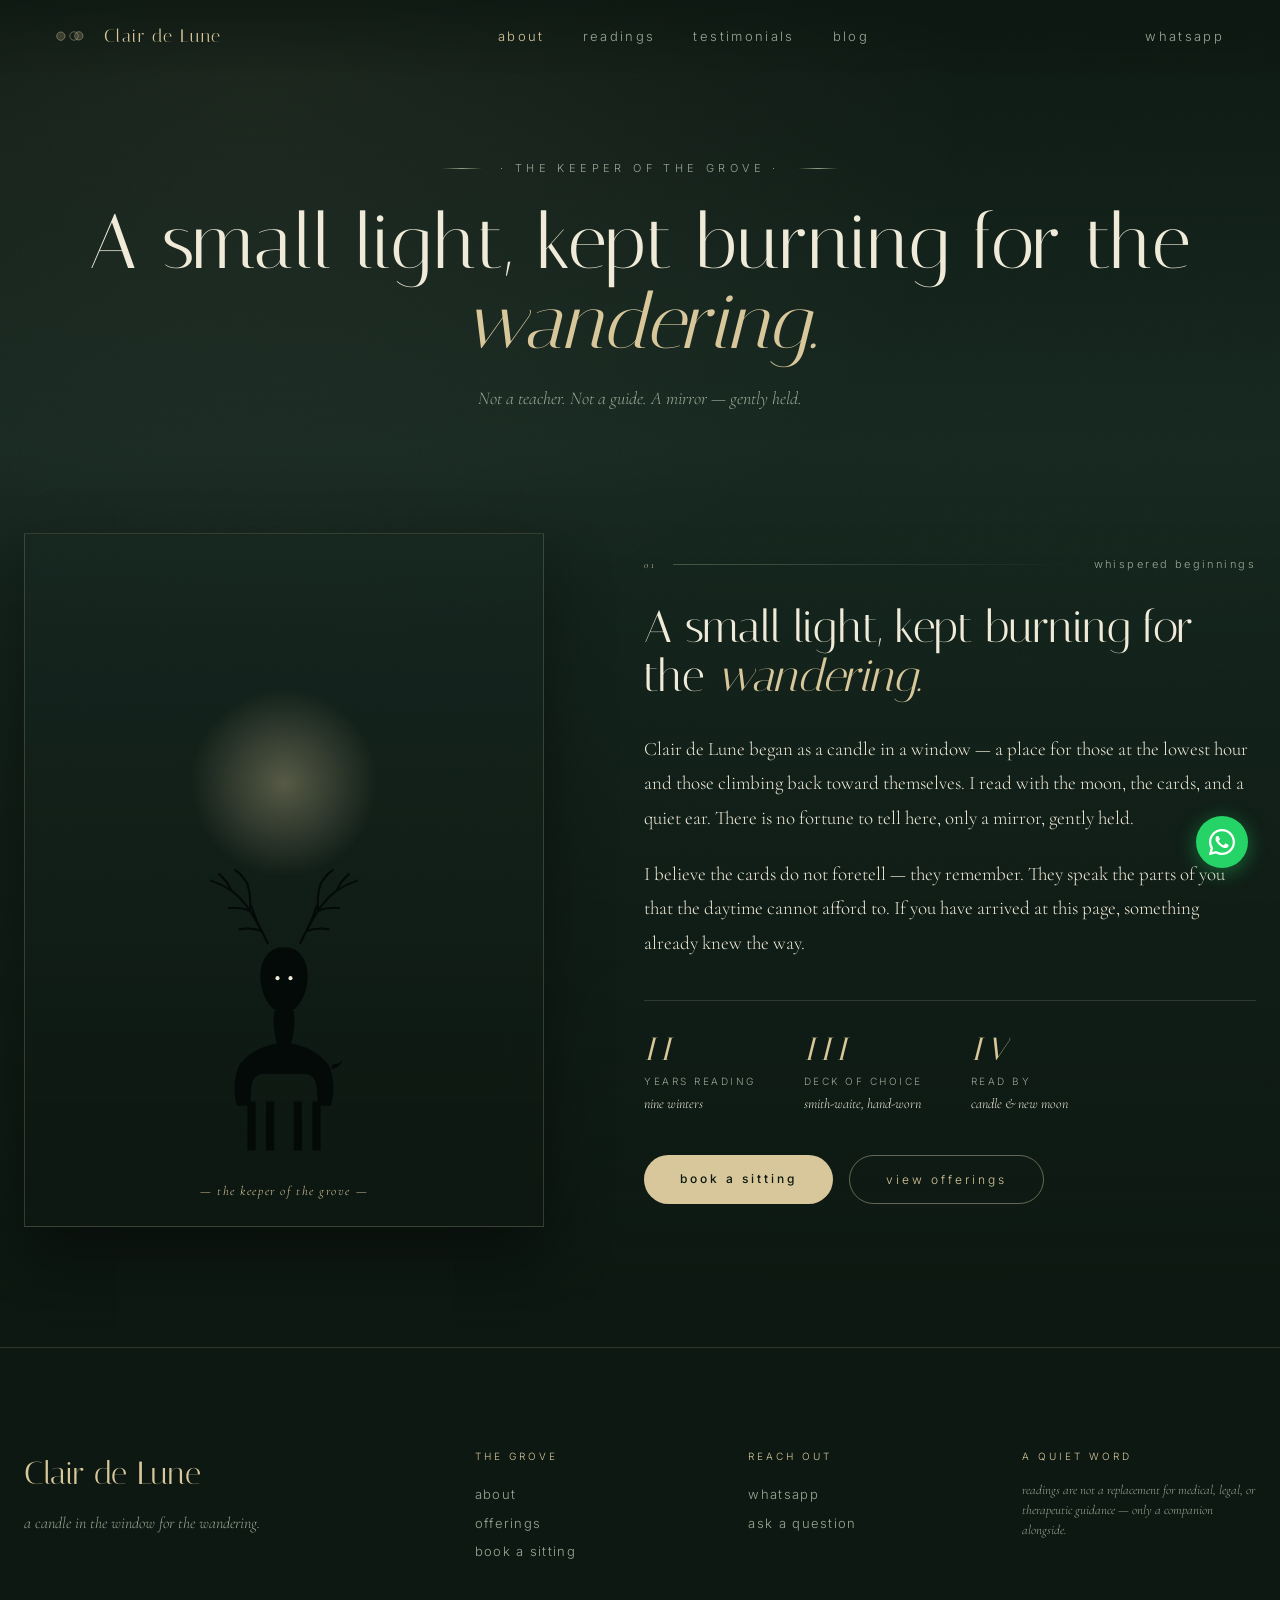
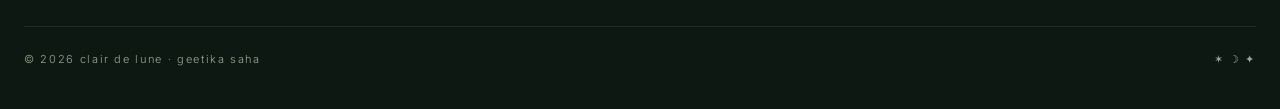
<file: about.html>
<!doctype html>
<html lang="en">
<head>
  <meta charset="utf-8" />
  <meta name="viewport" content="width=device-width, initial-scale=1" />
  <title>About | Clair de Lune</title>
  <meta name="description" content="Clair de Lune — a small light, kept burning for the wandering. Tarot and spiritual guidance with Geetika Saha." />
  <link rel="preconnect" href="https://fonts.googleapis.com" />
  <link rel="preconnect" href="https://fonts.gstatic.com" crossorigin />
  <link href="https://fonts.googleapis.com/css2?family=Cormorant+Garamond:ital,wght@0,300;0,400;0,500;1,300;1,400&family=Italiana&family=Inter:wght@300;400;500&display=swap" rel="stylesheet" />
  <link rel="stylesheet" href="css/enchanted.css" />
  <style>
    .page-hero {
      padding: 160px 24px 80px;
      text-align: center;
      position: relative;
      z-index: 2;
    }
    .page-hero .eyebrow {
      display: flex; align-items: center; justify-content: center; gap: 18px;
      font-size: 11px; letter-spacing: 0.4em; text-transform: uppercase;
      color: var(--fgDim); margin-bottom: 24px;
    }
    .page-hero .eyebrow .line {
      width: 40px; height: 1px;
      background: linear-gradient(90deg, transparent, var(--accentSoft), transparent);
    }
    .page-hero h1 {
      font-family: var(--display);
      font-size: clamp(40px, 6vw, 80px);
      font-weight: 400; line-height: 1.05; margin: 0 0 20px;
      color: var(--fg); letter-spacing: 0.01em;
    }
    .page-hero h1 em { font-style: italic; color: var(--accent); }
    .page-hero p {
      font-family: var(--serif); font-style: italic; font-size: 18px;
      color: var(--fgDim); max-width: 540px; margin: 0 auto; line-height: 1.7;
    }

    /* ── About Grid ─────────────────────────────────────────────────────── */
    .about-section {
      position: relative;
      padding: 40px 24px 120px;
      z-index: 2;
      background: linear-gradient(180deg, transparent, rgba(23,40,33,0.35), transparent);
    }
    .about-inner {
      max-width: 1240px;
      margin: 0 auto;
      display: grid;
      grid-template-columns: 0.85fr 1fr;
      gap: 100px;
      align-items: center;
    }

    /* ── Portrait Frame ─────────────────────────────────────────────────── */
    .portrait-frame {
      position: relative;
      aspect-ratio: 3/4;
      background: linear-gradient(180deg, rgba(23,40,33,0.6), rgba(13,24,18,0.85));
      border: 1px solid rgba(216,199,154,0.2);
      display: flex; align-items: flex-end; justify-content: center;
      overflow: hidden;
      box-shadow: 0 30px 60px rgba(0,0,0,0.4);
    }
    .portrait-frame::before {
      content: '';
      position: absolute;
      top: 20%; left: 50%;
      transform: translateX(-50%);
      width: 220px; height: 220px;
      border-radius: 50%;
      background: radial-gradient(circle, rgba(216,199,154,0.35) 0%, transparent 60%);
    }
    .portrait-arch {
      position: relative;
      z-index: 2;
      margin-bottom: 60px;
    }
    .portrait-mist {
      position: absolute;
      bottom: 0; left: 0; right: 0;
      height: 40%;
      background: linear-gradient(180deg, transparent, rgba(13,24,18,0.9));
    }
    .portrait-caption {
      position: absolute;
      bottom: 24px; left: 0; right: 0;
      text-align: center;
      font-family: var(--serif);
      font-style: italic;
      font-size: 13px;
      letter-spacing: 0.12em;
      color: var(--accent);
      z-index: 3;
    }

    /* ── About Text ─────────────────────────────────────────────────────── */
    .about-text .sec-label {
      display: flex;
      align-items: center;
      gap: 16px;
      margin-bottom: 28px;
    }
    .about-text .sec-num {
      font-size: 10px;
      letter-spacing: 0.3em;
      text-transform: uppercase;
      color: var(--accent);
    }
    .about-text .sec-line {
      flex: 1;
      height: 1px;
      background: linear-gradient(90deg, var(--accentSoft), transparent);
    }
    .about-text .sec-text {
      font-size: 11px;
      letter-spacing: 0.22em;
      text-transform: lowercase;
      color: var(--fgDim);
    }
    .about-text h2 {
      font-family: var(--display);
      font-size: clamp(28px, 3.5vw, 48px);
      font-weight: 400; line-height: 1.1;
      color: var(--fg); margin: 0 0 2rem;
    }
    .about-text h2 em { font-style: italic; color: var(--accent); }
    .about-text p {
      font-family: var(--serif);
      font-size: 19px; line-height: 1.8;
      color: var(--fg); opacity: 0.88;
      margin-bottom: 1.4rem;
    }

    /* ── Stats ──────────────────────────────────────────────────────────── */
    .about-sigs {
      display: flex;
      gap: 3rem;
      margin-top: 2.5rem;
      flex-wrap: wrap;
    }
    .sig { text-align: left; }
    .sig-num {
      font-family: var(--display);
      font-size: 2rem;
      color: var(--accent);
      line-height: 1;
      margin-bottom: 6px;
    }
    .sig-label {
      font-size: 10px;
      letter-spacing: 0.25em;
      text-transform: uppercase;
      color: var(--fgDim);
      margin-bottom: 4px;
    }
    .sig-val {
      font-family: var(--serif);
      font-style: italic;
      font-size: 14px;
      color: var(--fg);
    }

    /* ── CTA ─────────────────────────────────────────────────────────────── */
    .about-cta {
      display: flex; gap: 16px; flex-wrap: wrap; margin-top: 2.5rem;
    }

    /* ── Fade-up ──────────────────────────────────────────────────────────── */
    .fade-up {
      opacity: 0; transform: translateY(28px);
      transition: opacity 0.8s ease, transform 0.8s ease;
    }
    .fade-up.visible { opacity: 1; transform: translateY(0); }

    @media (max-width: 900px) {
      .about-inner {
        grid-template-columns: 1fr;
        gap: 48px;
      }
      .portrait-frame { max-width: 360px; margin: 0 auto; }
    }
  </style>
  <script async src="https://www.googletagmanager.com/gtag/js?id=G-EG8635ZVCL"></script>
  <script>
    window.dataLayer = window.dataLayer || [];
    function gtag(){dataLayer.push(arguments);}
    gtag('js', new Date());
    gtag('config', 'G-EG8635ZVCL');
  </script>
</head>
<body>

<!-- ── Navigation ───────────────────────────────────────────────────────── -->
<nav class="nav">
  <a href="index.html" class="nav-mark">
    <svg width="36" height="18" viewBox="0 0 120 60" fill="none" stroke="var(--accent)" stroke-width="1.4">
      <path d="M30 30 A14 14 0 1 0 30 31 Z" fill="var(--accent)" fill-opacity="0.2" />
      <circle cx="60" cy="30" r="14" />
      <path d="M90 30 A14 14 0 1 1 90 31 Z" fill="var(--accent)" fill-opacity="0.2" transform="rotate(180 90 30)" />
    </svg>
    <span>Clair de Lune</span>
  </a>
  <div class="nav-links">
    <a href="about.html" style="color:var(--accent);">about</a>
    <a href="services.html">readings</a>
    <a href="index.html#testimonials-section">testimonials</a>
    <a href="blog.html">blog</a>
  </div>
  <div class="nav-actions">
    <a href="https://wa.me/917999634730" target="_blank" class="nav-wa-btn">whatsapp</a>
    <button class="hamburger" aria-label="Menu"><span></span><span></span><span></span></button>
  </div>
</nav>

<!-- ── Page Hero ────────────────────────────────────────────────────────── -->
<div class="page-hero">
  <div class="eyebrow">
    <span class="line"></span>
    <span>· the keeper of the grove ·</span>
    <span class="line"></span>
  </div>
  <h1>A small light, kept burning for the <em>wandering.</em></h1>
  <p>Not a teacher. Not a guide. A mirror — gently held.</p>
</div>

<!-- ── About Content ─────────────────────────────────────────────────────── -->
<div class="about-section">
  <div class="about-inner">

    <!-- Portrait Frame -->
    <div class="about-portrait">
      <div class="portrait-frame fade-up">
        <div class="portrait-arch">
          <!-- Inline stag SVG (no React on this page) -->
          <svg width="260" viewBox="0 0 320 360" fill="#040a07" style="overflow:visible;">
            <g stroke="#040a07" stroke-width="2.5" stroke-linecap="round" fill="none">
              <path d="M140 95 Q128 70 118 55 Q108 40 95 30 M118 55 Q105 50 92 52 M118 55 Q120 38 115 22 M95 30 Q82 22 70 18 M115 22 Q108 10 100 5 M95 30 Q90 18 80 10" />
              <path d="M132 80 Q118 75 105 78 M132 80 Q125 65 120 50" />
              <path d="M180 95 Q192 70 202 55 Q212 40 225 30 M202 55 Q215 50 228 52 M202 55 Q200 38 205 22 M225 30 Q238 22 250 18 M205 22 Q212 10 220 5 M225 30 Q230 18 240 10" />
              <path d="M188 80 Q202 75 215 78 M188 80 Q195 65 200 50" />
            </g>
            <path d="M160 100 Q138 100 132 125 Q128 145 138 165 Q145 178 160 182 Q175 178 182 165 Q192 145 188 125 Q182 100 160 100 Z" />
            <path d="M148 178 Q145 200 152 220 L168 220 Q175 200 172 178 Z" />
            <path d="M152 218 Q120 224 105 245 Q95 268 102 295 L118 295 L120 270 Q122 258 132 256 L188 256 Q198 258 200 270 L202 295 L218 295 Q225 268 215 245 Q200 224 168 218 Z" />
            <rect x="115" y="290" width="10" height="60" />
            <rect x="138" y="290" width="10" height="60" />
            <rect x="172" y="290" width="10" height="60" />
            <rect x="195" y="290" width="10" height="60" />
            <path d="M218 250 Q230 248 232 238 Q228 244 220 244 Z" />
            <circle cx="152" cy="138" r="2.5" fill="#f0ead8" />
            <circle cx="168" cy="138" r="2.5" fill="#f0ead8" />
          </svg>
        </div>
        <div class="portrait-mist"></div>
        <div class="portrait-caption">— the keeper of the grove —</div>
      </div>
    </div>

    <!-- About Text -->
    <div class="about-text">
      <div class="sec-label fade-up">
        <span class="sec-num">01</span>
        <span class="sec-line"></span>
        <span class="sec-text">whispered beginnings</span>
      </div>

      <h2 class="fade-up">A small light, kept burning for the <em>wandering.</em></h2>

      <p class="fade-up">
        Clair de Lune began as a candle in a window — a place for those at the lowest hour and those climbing back toward themselves. I read with the moon, the cards, and a quiet ear. There is no fortune to tell here, only a mirror, gently held.
      </p>

      <p class="fade-up">
        I believe the cards do not foretell — they remember. They speak the parts of you that the daytime cannot afford to. If you have arrived at this page, something already knew the way.
      </p>

      <div class="about-sigs fade-up">
        <div class="sig">
          <div class="sig-num">II</div>
          <div class="sig-label">years reading</div>
          <div class="sig-val">nine winters</div>
        </div>
        <div class="sig">
          <div class="sig-num">III</div>
          <div class="sig-label">deck of choice</div>
          <div class="sig-val">smith-waite, hand-worn</div>
        </div>
        <div class="sig">
          <div class="sig-num">IV</div>
          <div class="sig-label">read by</div>
          <div class="sig-val">candle &amp; new moon</div>
        </div>
      </div>

      <div class="about-cta fade-up">
        <a href="book.html" class="btn-primary">book a sitting</a>
        <a href="services.html" class="btn-ghost">view offerings</a>
      </div>
    </div>

  </div>
</div>

<!-- ── Footer ────────────────────────────────────────────────────────────── -->
<footer class="footer">
  <div class="section-inner">
    <div class="footer-grid">
      <div>
        <div class="wordmark-sm">Clair de Lune</div>
        <p class="footer-tag">a candle in the window for the wandering.</p>
      </div>
      <div class="footer-cols">
        <div>
          <div class="footer-h">the grove</div>
          <a href="about.html">about</a>
          <a href="services.html">offerings</a>
          <a href="book.html">book a sitting</a>
        </div>
        <div>
          <div class="footer-h">reach out</div>
          <a href="https://wa.me/917999634730" target="_blank">whatsapp</a>
          <a href="https://wa.me/917999634730?text=I%20have%20a%20question" target="_blank">ask a question</a>
        </div>
        <div>
          <div class="footer-h">a quiet word</div>
          <p class="footer-note">readings are not a replacement for medical, legal, or therapeutic guidance — only a companion alongside.</p>
        </div>
      </div>
    </div>
    <div class="footer-bottom">
      <span>© 2026 clair de lune · geetika saha</span>
      <span>✶ ☽ ✦</span>
    </div>
  </div>
</footer>

<!-- ── WhatsApp Float ────────────────────────────────────────────────────── -->
<a href="https://wa.me/917999634730" target="_blank" class="wa-float" aria-label="Chat on WhatsApp">
  <svg xmlns="http://www.w3.org/2000/svg" viewBox="0 0 24 24">
    <path d="M17.472 14.382c-.297-.149-1.758-.867-2.03-.967-.273-.099-.471-.148-.67.15-.197.297-.767.966-.94 1.164-.173.199-.347.223-.644.075-.297-.15-1.255-.463-2.39-1.475-.883-.788-1.48-1.761-1.653-2.059-.173-.297-.018-.458.13-.606.134-.133.298-.347.446-.52.149-.174.198-.298.298-.497.099-.198.05-.371-.025-.52-.075-.149-.669-1.612-.916-2.207-.242-.579-.487-.5-.669-.51-.173-.008-.371-.01-.57-.01-.198 0-.52.074-.792.372-.272.297-1.04 1.016-1.04 2.479 0 1.462 1.065 2.875 1.213 3.074.149.198 2.096 3.2 5.077 4.487.709.306 1.262.489 1.694.625.712.227 1.36.195 1.871.118.571-.085 1.758-.719 2.006-1.413.248-.694.248-1.289.173-1.413-.074-.124-.272-.198-.57-.347z"/>
    <path d="M12 0C5.373 0 0 5.373 0 12c0 2.124.558 4.117 1.529 5.845L.057 23.428a.5.5 0 00.617.6l5.758-1.507A11.945 11.945 0 0012 24c6.627 0 12-5.373 12-12S18.627 0 12 0zm0 21.9a9.87 9.87 0 01-5.031-1.378l-.36-.214-3.732.977.998-3.645-.235-.374A9.861 9.861 0 012.1 12c0-5.462 4.438-9.9 9.9-9.9 5.462 0 9.9 4.438 9.9 9.9 0 5.462-4.438 9.9-9.9 9.9z"/>
  </svg>
</a>

<script>
  const observer = new IntersectionObserver((entries) => {
    entries.forEach(entry => {
      if (entry.isIntersecting) {
        entry.target.classList.add('visible');
        observer.unobserve(entry.target);
      }
    });
  }, { threshold: 0.08, rootMargin: '0px 0px -20px 0px' });

  document.addEventListener('DOMContentLoaded', () => {
    document.querySelectorAll('.fade-up').forEach((el, i) => {
      el.style.transitionDelay = (i * 0.07) + 's';
    });
    setTimeout(() => {
      document.querySelectorAll('.fade-up').forEach(el => observer.observe(el));
    }, 100);
  });
</script>
<script src="js/nav.js"></script>
<script src="js/analytics.js"></script>
</body>
</html>
</file>
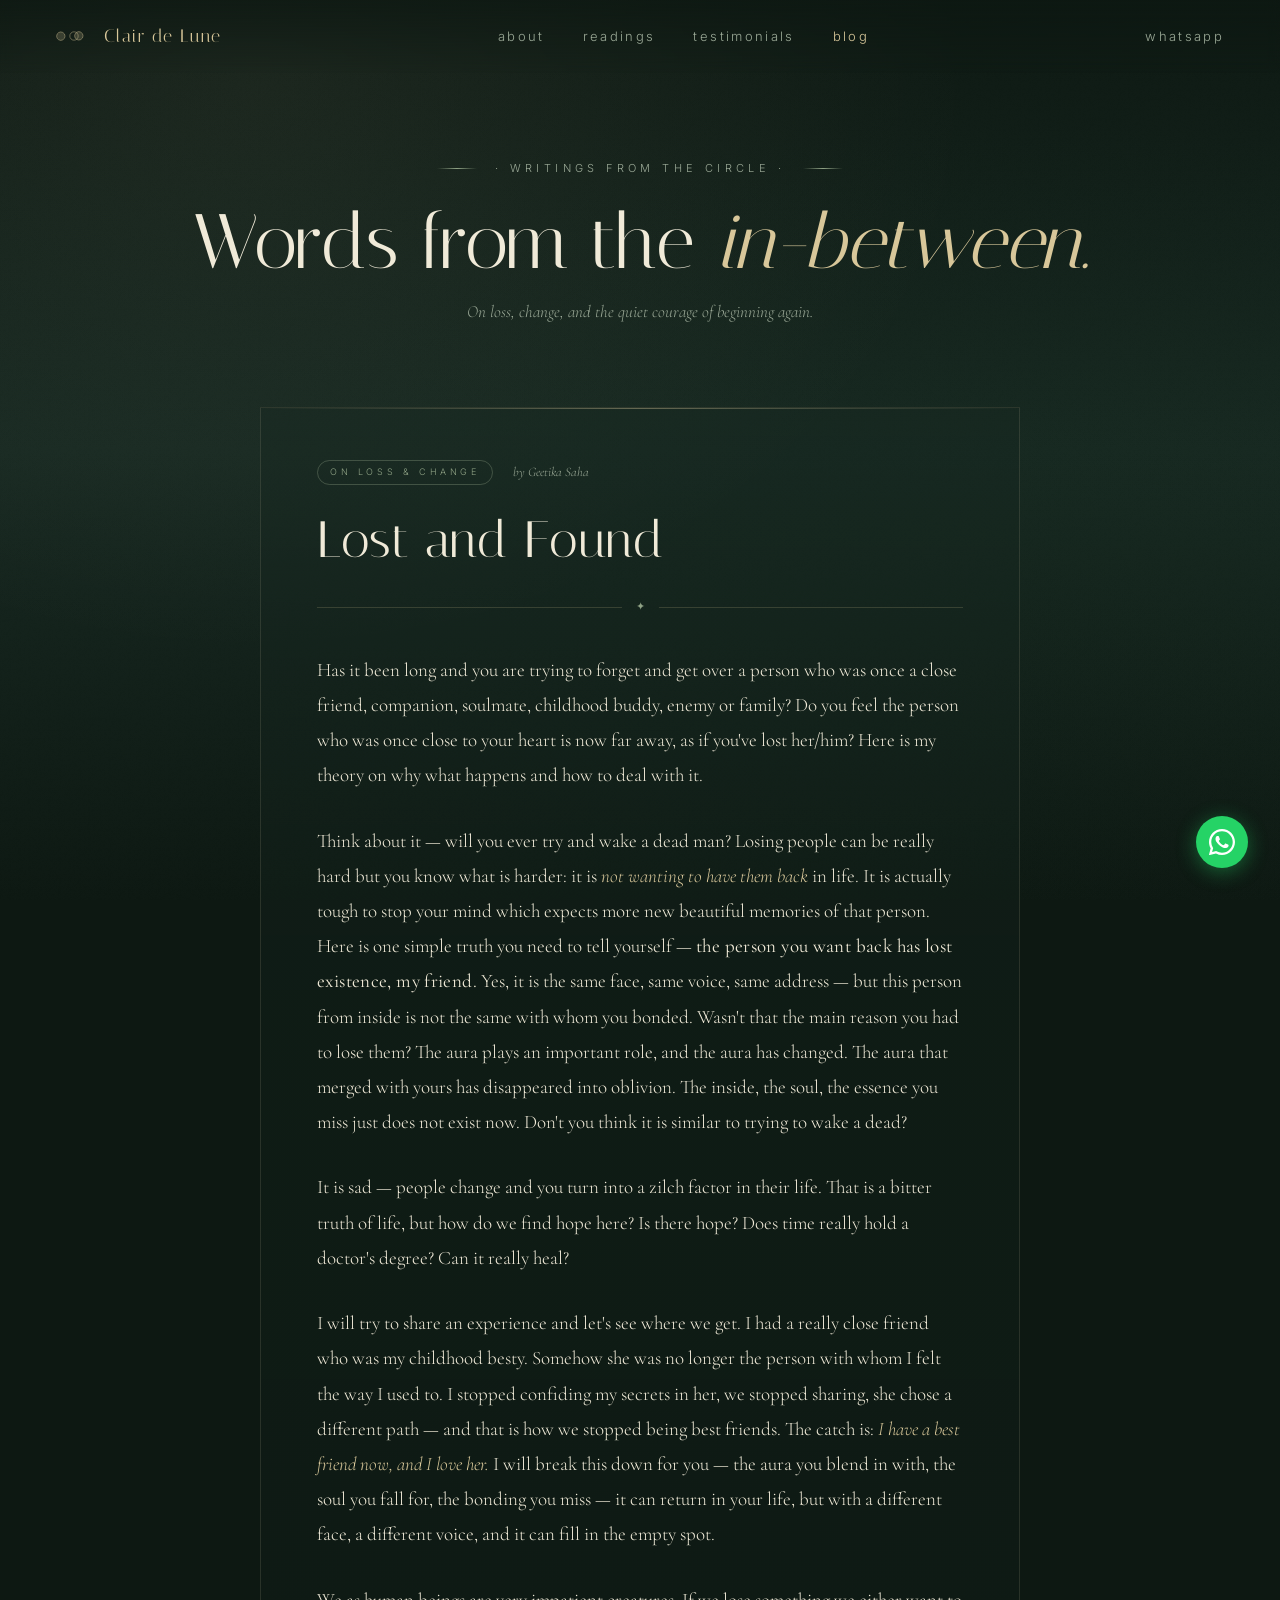
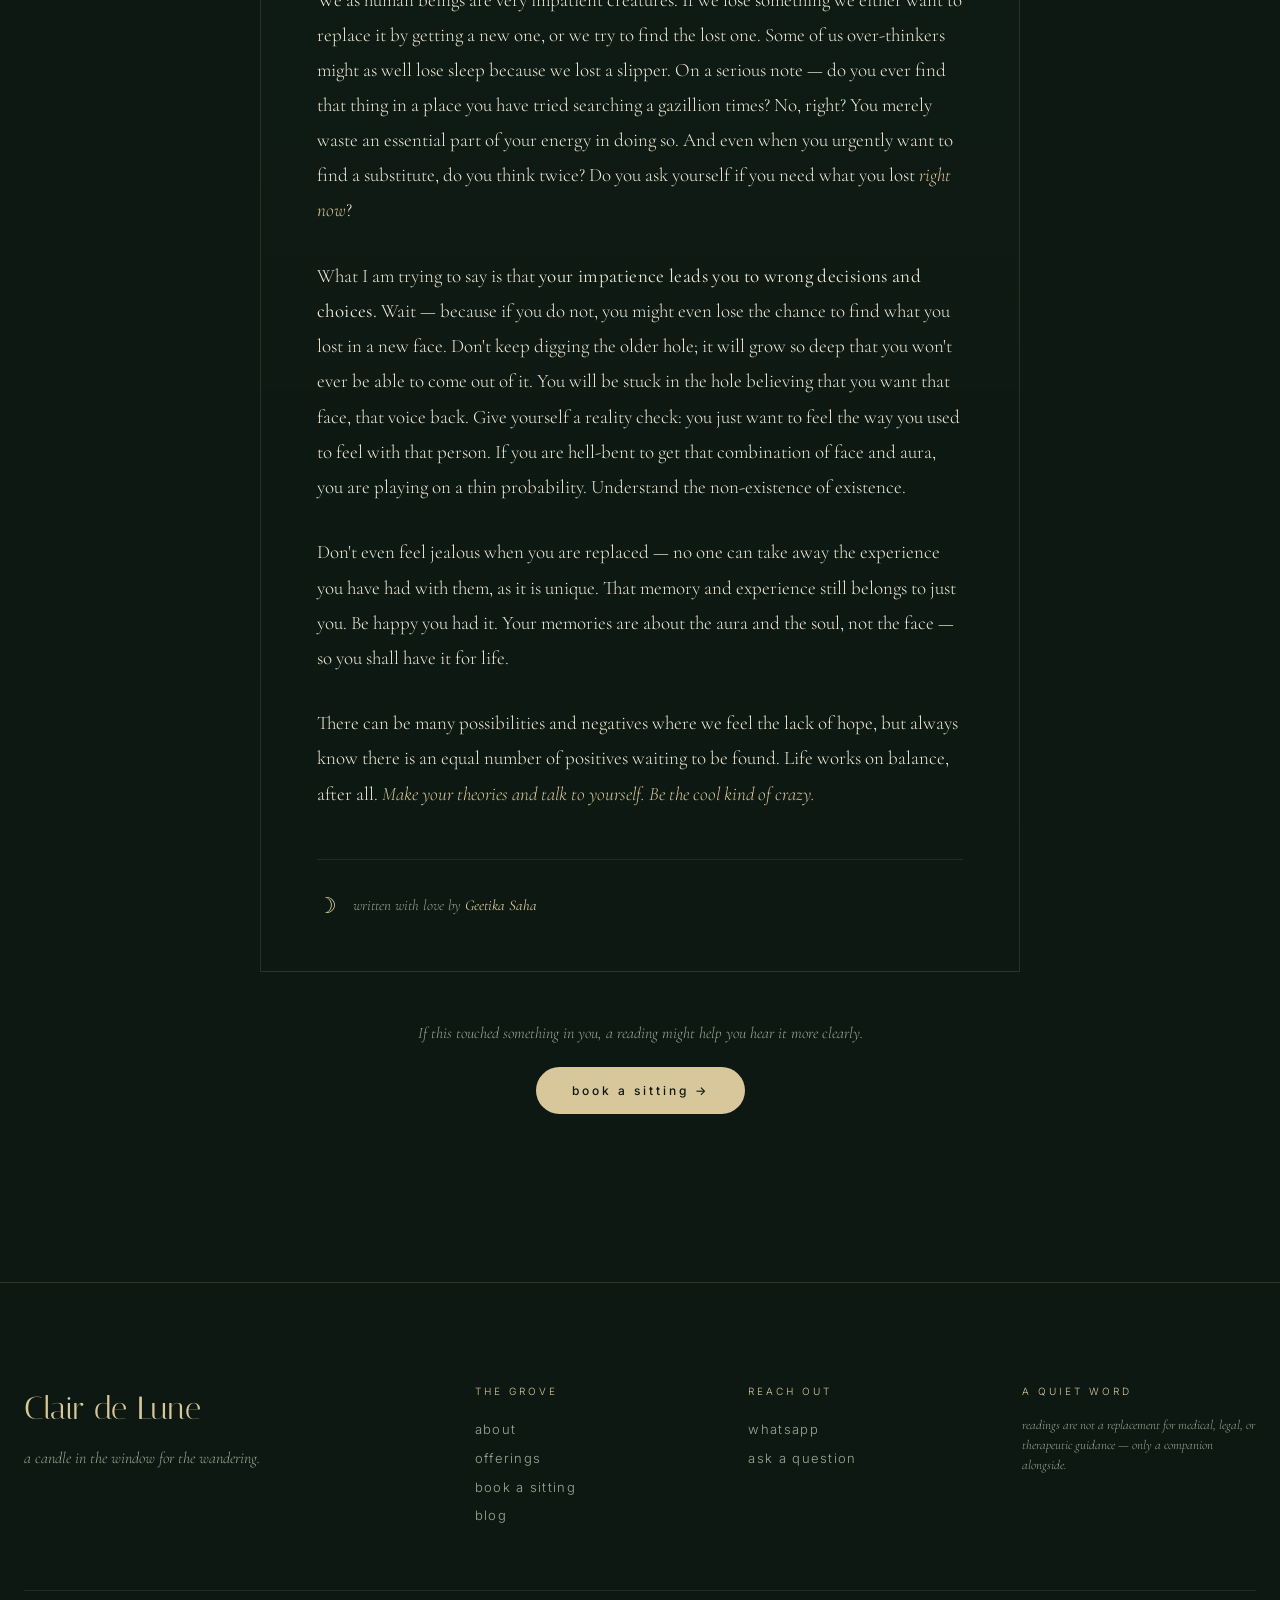
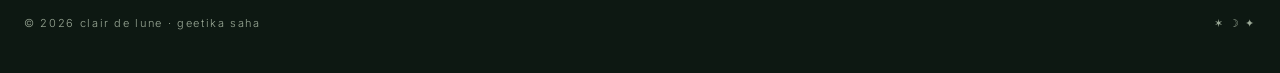
<file: blog.html>
<!doctype html>
<html lang="en">
<head>
  <meta charset="utf-8" />
  <meta name="viewport" content="width=device-width, initial-scale=1" />
  <title>Blog | Clair de Lune</title>
  <meta name="description" content="Writings on loss, change, and finding yourself again — by Geetika Saha." />
  <link rel="preconnect" href="https://fonts.googleapis.com" />
  <link rel="preconnect" href="https://fonts.gstatic.com" crossorigin />
  <link href="https://fonts.googleapis.com/css2?family=Cormorant+Garamond:ital,wght@0,300;0,400;0,500;1,300;1,400&family=Italiana&family=Inter:wght@300;400;500&display=swap" rel="stylesheet" />
  <link rel="stylesheet" href="css/enchanted.css" />
  <style>
    .blog-hero {
      padding: 160px 24px 60px;
      text-align: center;
      position: relative;
      z-index: 2;
    }
    .blog-hero .eyebrow {
      display: flex; align-items: center; justify-content: center; gap: 18px;
      font-size: 11px; letter-spacing: 0.4em; text-transform: uppercase;
      color: var(--fgDim); margin-bottom: 24px;
    }
    .blog-hero .eyebrow .line {
      width: 40px; height: 1px;
      background: linear-gradient(90deg, transparent, var(--accentSoft), transparent);
    }
    .blog-hero h1 {
      font-family: var(--display);
      font-size: clamp(42px, 6vw, 80px);
      font-weight: 400; line-height: 1.05; margin: 0 0 16px;
      color: var(--fg);
    }
    .blog-hero h1 em { font-style: italic; color: var(--accent); }
    .blog-hero p {
      font-family: var(--serif); font-style: italic; font-size: 17px;
      color: var(--fgDim); max-width: 480px; margin: 0 auto; line-height: 1.7;
    }

    /* ── Post list ────────────────────────────────────────────────────────── */
    .blog-section {
      position: relative; z-index: 2;
      padding: 20px 24px 120px;
    }
    .blog-inner {
      max-width: 760px;
      margin: 0 auto;
    }

    /* ── Single post card ─────────────────────────────────────────────────── */
    .post-card {
      border: 1px solid rgba(232,220,178,0.12);
      background: linear-gradient(180deg, rgba(23,40,33,0.35), rgba(13,24,18,0.5));
      padding: 52px 56px 48px;
      margin-bottom: 48px;
      position: relative;
    }
    .post-card::before {
      content: '';
      position: absolute;
      top: 0; left: 0; right: 0;
      height: 1px;
      background: linear-gradient(90deg, transparent, rgba(216,199,154,0.4), transparent);
    }
    .post-meta {
      display: flex; align-items: center; gap: 20px;
      margin-bottom: 28px;
    }
    .post-tag {
      font-size: 9px; letter-spacing: 0.4em;
      text-transform: uppercase; color: var(--accentSoft);
      border: 1px solid rgba(143,162,133,0.35);
      padding: 4px 12px; border-radius: 100px;
    }
    .post-date {
      font-family: var(--serif); font-style: italic;
      font-size: 13px; color: var(--fgDim);
    }
    .post-title {
      font-family: var(--display);
      font-size: clamp(30px, 4vw, 52px);
      font-weight: 400; line-height: 1.05;
      color: var(--fg); margin: 0 0 32px;
      letter-spacing: 0.01em;
    }
    .post-divider {
      display: flex; align-items: center; gap: 14px;
      margin-bottom: 36px;
      color: var(--accentSoft); font-size: 11px;
    }
    .post-divider::before, .post-divider::after {
      content: ''; flex: 1; height: 1px;
      background: rgba(201,185,136,0.2);
    }
    .post-body {
      font-family: var(--serif);
      font-size: 19px;
      line-height: 1.85;
      color: var(--fg);
      font-weight: 300;
    }
    .post-body p {
      margin: 0 0 1.6em;
    }
    .post-body p:last-child { margin-bottom: 0; }
    .post-body em { color: var(--accent); font-style: italic; }
    .post-body strong { color: var(--fg); font-weight: 400; letter-spacing: 0.02em; }

    .post-footer {
      display: flex; align-items: center; gap: 16px;
      margin-top: 48px; padding-top: 28px;
      border-top: 1px solid rgba(232,220,178,0.1);
    }
    .post-author-glyph {
      font-size: 22px; color: var(--accent);
    }
    .post-author-name {
      font-family: var(--serif); font-style: italic;
      font-size: 15px; color: var(--fgDim);
    }
    .post-author-name strong { color: var(--accent); font-weight: 400; }

    /* ── CTA strip ────────────────────────────────────────────────────────── */
    .blog-cta {
      text-align: center;
      padding: 0 0 40px;
    }
    .blog-cta p {
      font-family: var(--serif); font-style: italic;
      font-size: 16px; color: var(--fgDim);
      margin-bottom: 20px; line-height: 1.7;
    }

    @media (max-width: 600px) {
      .blog-hero { padding: 120px 20px 48px; }
      .post-card { padding: 36px 24px 32px; }
      .blog-section { padding: 12px 20px 80px; }
    }
  </style>
  <script async src="https://www.googletagmanager.com/gtag/js?id=G-EG8635ZVCL"></script>
  <script>
    window.dataLayer = window.dataLayer || [];
    function gtag(){dataLayer.push(arguments);}
    gtag('js', new Date());
    gtag('config', 'G-EG8635ZVCL');
  </script>
</head>
<body>

<!-- ── Navigation ─────────────────────────────────────────────────────────── -->
<nav class="nav">
  <a href="index.html" class="nav-mark">
    <svg width="36" height="18" viewBox="0 0 120 60" fill="none" stroke="var(--accent)" stroke-width="1.4">
      <path d="M30 30 A14 14 0 1 0 30 31 Z" fill="var(--accent)" fill-opacity="0.2" />
      <circle cx="60" cy="30" r="14" />
      <path d="M90 30 A14 14 0 1 1 90 31 Z" fill="var(--accent)" fill-opacity="0.2" transform="rotate(180 90 30)" />
    </svg>
    <span>Clair de Lune</span>
  </a>
  <div class="nav-links">
    <a href="about.html">about</a>
    <a href="services.html">readings</a>
    <a href="index.html#testimonials-section">testimonials</a>
    <a href="blog.html" style="color:var(--accent);">blog</a>
  </div>
  <div class="nav-actions">
    <a href="https://wa.me/917999634730" target="_blank" class="nav-wa-btn">whatsapp</a>
    <button class="hamburger" aria-label="Menu"><span></span><span></span><span></span></button>
  </div>
</nav>

<!-- ── Hero ───────────────────────────────────────────────────────────────── -->
<div class="blog-hero">
  <div class="eyebrow">
    <span class="line"></span>
    <span>· writings from the circle ·</span>
    <span class="line"></span>
  </div>
  <h1>Words from the <em>in-between.</em></h1>
  <p>On loss, change, and the quiet courage of beginning again.</p>
</div>

<!-- ── Posts ──────────────────────────────────────────────────────────────── -->
<div class="blog-section">
  <div class="blog-inner">

    <!-- Post 1: Lost and Found -->
    <article class="post-card">
      <div class="post-meta">
        <span class="post-tag">on loss &amp; change</span>
        <span class="post-date">by Geetika Saha</span>
      </div>
      <h2 class="post-title">Lost and Found</h2>
      <div class="post-divider">✦</div>

      <div class="post-body">
        <p>Has it been long and you are trying to forget and get over a person who was once a close friend, companion, soulmate, childhood buddy, enemy or family? Do you feel the person who was once close to your heart is now far away, as if you've lost her/him? Here is my theory on why what happens and how to deal with it.</p>

        <p>Think about it — will you ever try and wake a dead man? Losing people can be really hard but you know what is harder: it is <em>not wanting to have them back</em> in life. It is actually tough to stop your mind which expects more new beautiful memories of that person. Here is one simple truth you need to tell yourself — <strong>the person you want back has lost existence, my friend.</strong> Yes, it is the same face, same voice, same address — but this person from inside is not the same with whom you bonded. Wasn't that the main reason you had to lose them? The aura plays an important role, and the aura has changed. The aura that merged with yours has disappeared into oblivion. The inside, the soul, the essence you miss just does not exist now. Don't you think it is similar to trying to wake a dead?</p>

        <p>It is sad — people change and you turn into a zilch factor in their life. That is a bitter truth of life, but how do we find hope here? Is there hope? Does time really hold a doctor's degree? Can it really heal?</p>

        <p>I will try to share an experience and let's see where we get. I had a really close friend who was my childhood besty. Somehow she was no longer the person with whom I felt the way I used to. I stopped confiding my secrets in her, we stopped sharing, she chose a different path — and that is how we stopped being best friends. The catch is: <em>I have a best friend now, and I love her.</em> I will break this down for you — the aura you blend in with, the soul you fall for, the bonding you miss — it can return in your life, but with a different face, a different voice, and it can fill in the empty spot.</p>

        <p>We as human beings are very impatient creatures. If we lose something we either want to replace it by getting a new one, or we try to find the lost one. Some of us over-thinkers might as well lose sleep because we lost a slipper. On a serious note — do you ever find that thing in a place you have tried searching a gazillion times? No, right? You merely waste an essential part of your energy in doing so. And even when you urgently want to find a substitute, do you think twice? Do you ask yourself if you need what you lost <em>right now</em>?</p>

        <p>What I am trying to say is that <strong>your impatience leads you to wrong decisions and choices.</strong> Wait — because if you do not, you might even lose the chance to find what you lost in a new face. Don't keep digging the older hole; it will grow so deep that you won't ever be able to come out of it. You will be stuck in the hole believing that you want that face, that voice back. Give yourself a reality check: you just want to feel the way you used to feel with that person. If you are hell-bent to get that combination of face and aura, you are playing on a thin probability. Understand the non-existence of existence.</p>

        <p>Don't even feel jealous when you are replaced — no one can take away the experience you have had with them, as it is unique. That memory and experience still belongs to just you. Be happy you had it. Your memories are about the aura and the soul, not the face — so you shall have it for life.</p>

        <p>There can be many possibilities and negatives where we feel the lack of hope, but always know there is an equal number of positives waiting to be found. Life works on balance, after all. <em>Make your theories and talk to yourself. Be the cool kind of crazy.</em></p>
      </div>

      <div class="post-footer">
        <span class="post-author-glyph">☽</span>
        <span class="post-author-name">written with love by <strong>Geetika Saha</strong></span>
      </div>
    </article>

    <!-- CTA -->
    <div class="blog-cta">
      <p>If this touched something in you, a reading might help you hear it more clearly.</p>
      <a href="book.html" class="btn-primary">book a sitting →</a>
    </div>

  </div>
</div>

<!-- ── Footer ─────────────────────────────────────────────────────────────── -->
<footer class="footer">
  <div class="section-inner">
    <div class="footer-grid">
      <div>
        <div class="wordmark-sm">Clair de Lune</div>
        <p class="footer-tag">a candle in the window for the wandering.</p>
      </div>
      <div class="footer-cols">
        <div>
          <div class="footer-h">the grove</div>
          <a href="about.html">about</a>
          <a href="services.html">offerings</a>
          <a href="book.html">book a sitting</a>
          <a href="blog.html">blog</a>
        </div>
        <div>
          <div class="footer-h">reach out</div>
          <a href="https://wa.me/917999634730" target="_blank">whatsapp</a>
          <a href="https://wa.me/917999634730?text=I%20have%20a%20question" target="_blank">ask a question</a>
        </div>
        <div>
          <div class="footer-h">a quiet word</div>
          <p class="footer-note">readings are not a replacement for medical, legal, or therapeutic guidance — only a companion alongside.</p>
        </div>
      </div>
    </div>
    <div class="footer-bottom">
      <span>© 2026 clair de lune · geetika saha</span>
      <span>✶ ☽ ✦</span>
    </div>
  </div>
</footer>

<!-- ── WhatsApp Float ─────────────────────────────────────────────────────── -->
<a href="https://wa.me/917999634730" target="_blank" class="wa-float" aria-label="Chat on WhatsApp">
  <svg xmlns="http://www.w3.org/2000/svg" viewBox="0 0 24 24">
    <path d="M17.472 14.382c-.297-.149-1.758-.867-2.03-.967-.273-.099-.471-.148-.67.15-.197.297-.767.966-.94 1.164-.173.199-.347.223-.644.075-.297-.15-1.255-.463-2.39-1.475-.883-.788-1.48-1.761-1.653-2.059-.173-.297-.018-.458.13-.606.134-.133.298-.347.446-.52.149-.174.198-.298.298-.497.099-.198.05-.371-.025-.52-.075-.149-.669-1.612-.916-2.207-.242-.579-.487-.5-.669-.51-.173-.008-.371-.01-.57-.01-.198 0-.52.074-.792.372-.272.297-1.04 1.016-1.04 2.479 0 1.462 1.065 2.875 1.213 3.074.149.198 2.096 3.2 5.077 4.487.709.306 1.262.489 1.694.625.712.227 1.36.195 1.871.118.571-.085 1.758-.719 2.006-1.413.248-.694.248-1.289.173-1.413-.074-.124-.272-.198-.57-.347z"/>
    <path d="M12 0C5.373 0 0 5.373 0 12c0 2.124.558 4.117 1.529 5.845L.057 23.428a.5.5 0 00.617.6l5.758-1.507A11.945 11.945 0 0012 24c6.627 0 12-5.373 12-12S18.627 0 12 0zm0 21.9a9.87 9.87 0 01-5.031-1.378l-.36-.214-3.732.977.998-3.645-.235-.374A9.861 9.861 0 012.1 12c0-5.462 4.438-9.9 9.9-9.9 5.462 0 9.9 4.438 9.9 9.9 0 5.462-4.438 9.9-9.9 9.9z"/>
  </svg>
</a>

<script src="js/nav.js"></script>
<script src="js/analytics.js"></script>
</body>
</html>
</file>
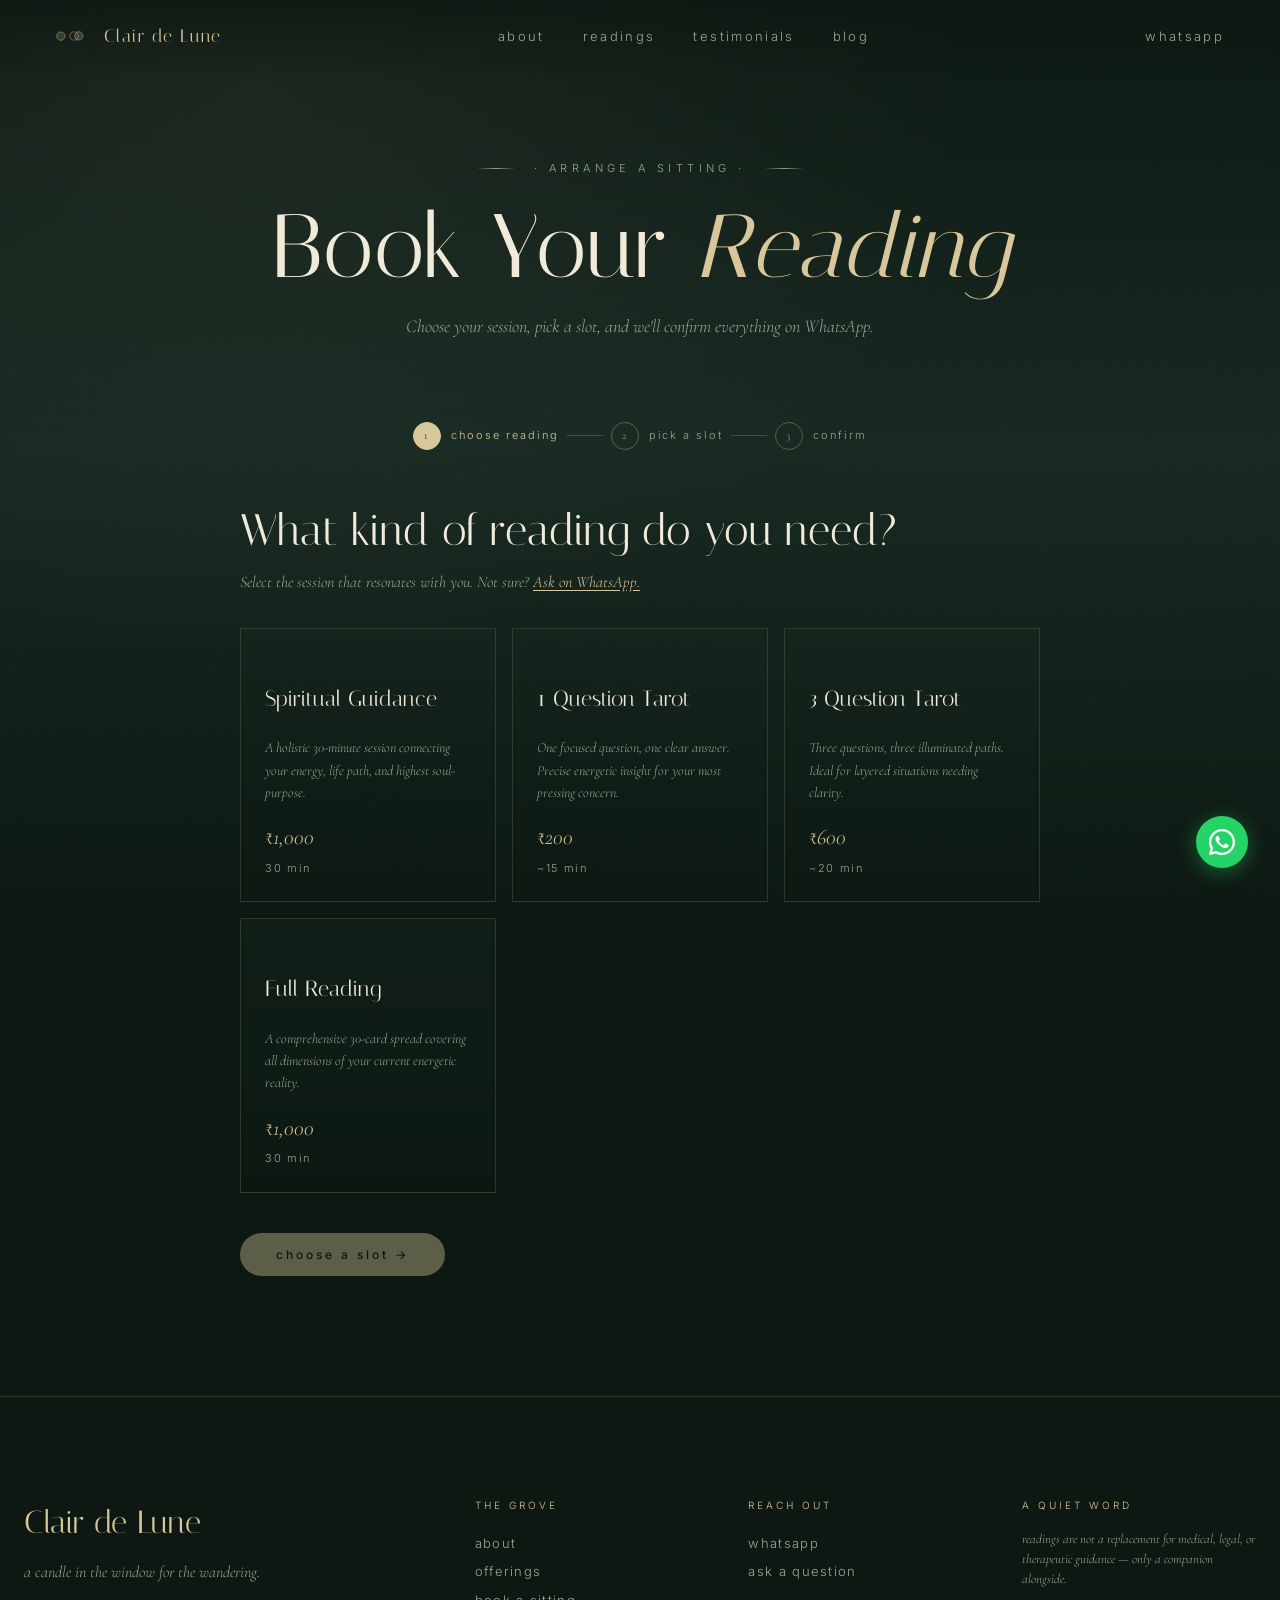
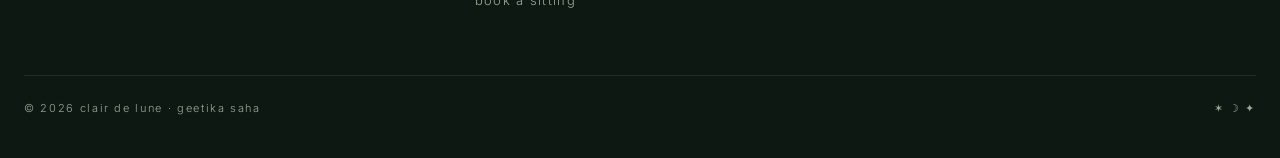
<file: book.html>
<!doctype html>
<html lang="en">
<head>
  <meta charset="utf-8" />
  <meta name="viewport" content="width=device-width, initial-scale=1" />
  <title>Book a Reading | Clair de Lune</title>
  <meta name="description" content="Book a 1-on-1 tarot or spiritual guidance session with Geetika Saha. Pick your reading and choose an available slot." />
  <link rel="preconnect" href="https://fonts.googleapis.com" />
  <link rel="preconnect" href="https://fonts.gstatic.com" crossorigin />
  <link href="https://fonts.googleapis.com/css2?family=Cormorant+Garamond:ital,wght@0,300;0,400;0,500;1,300;1,400&family=Italiana&family=Inter:wght@300;400;500&display=swap" rel="stylesheet" />
  <link rel="stylesheet" href="css/enchanted.css" />
  <style>
    .page-hero {
      padding: 160px 24px 80px;
      text-align: center;
      position: relative;
      z-index: 2;
    }
    .page-hero .eyebrow {
      display: flex; align-items: center; justify-content: center; gap: 18px;
      font-size: 11px; letter-spacing: 0.4em; text-transform: uppercase;
      color: var(--fgDim); margin-bottom: 24px;
    }
    .page-hero .eyebrow .line {
      width: 40px; height: 1px;
      background: linear-gradient(90deg, transparent, var(--accentSoft), transparent);
    }
    .page-hero h1 {
      font-family: var(--display);
      font-size: clamp(48px, 7vw, 96px);
      font-weight: 400; line-height: 1; margin: 0 0 20px;
      color: var(--fg); letter-spacing: 0.01em;
    }
    .page-hero h1 em { font-style: italic; color: var(--accent); }
    .page-hero p {
      font-family: var(--serif); font-style: italic; font-size: 18px;
      color: var(--fgDim); max-width: 540px; margin: 0 auto; line-height: 1.7;
    }

    /* ── Booking Shell ──────────────────────────────────────────────────── */
    .booking-shell {
      position: relative; z-index: 2;
      padding: 0 24px 120px;
    }
    .booking-inner {
      max-width: 800px;
      margin: 0 auto;
    }

    /* ── Steps indicator ─────────────────────────────────────────────────── */
    .booking-steps {
      display: flex; align-items: center; justify-content: center;
      gap: 0.5rem; margin-bottom: 56px; flex-wrap: wrap;
    }
    .step-indicator {
      display: flex; align-items: center; gap: 10px;
      font-size: 11px; letter-spacing: 0.18em; text-transform: lowercase;
      color: var(--fgDim); transition: color 0.3s;
    }
    .step-indicator.active { color: var(--accent); }
    .step-num {
      width: 28px; height: 28px; border-radius: 50%;
      border: 1px solid rgba(232,220,178,0.3);
      display: flex; align-items: center; justify-content: center;
      font-size: 11px; font-family: var(--serif);
      transition: all 0.3s;
    }
    .step-indicator.active .step-num {
      border-color: var(--accent);
      background: var(--accent);
      color: var(--bg);
    }
    .step-connector {
      width: 36px; height: 1px;
      background: rgba(232,220,178,0.2);
    }

    /* ── Booking sections ────────────────────────────────────────────────── */
    .booking-section { display: none; }
    .booking-section.active { display: block; }

    .booking-heading {
      font-family: var(--display);
      font-size: clamp(28px, 3.5vw, 44px);
      font-weight: 400; line-height: 1.1;
      margin: 0 0 10px; color: var(--fg);
    }
    .booking-hint {
      font-family: var(--serif); font-style: italic;
      font-size: 16px; color: var(--fgDim);
      margin-bottom: 2rem; line-height: 1.6;
    }
    .booking-hint a { color: var(--accent); text-decoration: underline; text-underline-offset: 3px; }

    /* ── Service options ─────────────────────────────────────────────────── */
    .service-options {
      display: grid;
      grid-template-columns: repeat(auto-fit, minmax(220px, 1fr));
      gap: 16px; margin-bottom: 2.5rem;
    }
    .service-option {
      border: 1px solid rgba(232,220,178,0.15);
      padding: 1.5rem;
      cursor: pointer; transition: all 0.3s;
      background: linear-gradient(180deg, rgba(23,40,33,0.4), rgba(13,24,18,0.6));
      text-align: left;
      display: flex; flex-direction: column;
    }
    .service-option:hover {
      border-color: rgba(232,220,178,0.4);
      transform: translateY(-3px);
    }
    .service-option.selected {
      border-color: var(--accent);
      background: linear-gradient(180deg, rgba(40,32,72,0.5), rgba(20,18,40,0.7));
      box-shadow: 0 0 30px rgba(232,220,178,0.1);
    }
    .service-option h4 {
      font-family: var(--display);
      font-size: 22px; font-weight: 400;
      color: var(--fg); margin-bottom: 6px;
    }
    .service-option .svc-desc {
      font-family: var(--serif); font-style: italic;
      font-size: 14px; color: var(--fgDim);
      margin-bottom: 1rem; line-height: 1.6;
      flex: 1;
    }
    .service-option .price {
      font-family: var(--serif); font-style: italic;
      font-size: 22px; color: var(--accent);
    }
    .service-option .duration {
      font-size: 11px; letter-spacing: 0.15em;
      color: var(--fgDim); text-transform: lowercase;
      margin-top: 4px;
    }

    /* ── Slots ───────────────────────────────────────────────────────────── */
    .slots-heading {
      font-size: 10px; letter-spacing: 0.3em;
      text-transform: uppercase; color: var(--fgDim);
      margin-bottom: 16px;
    }
    .slots-grid {
      display: grid;
      grid-template-columns: repeat(auto-fill, minmax(150px, 1fr));
      gap: 10px; margin-bottom: 2.5rem;
    }
    .slot-btn {
      padding: 1rem;
      border: 1px solid rgba(232,220,178,0.15);
      background: linear-gradient(180deg, rgba(23,40,33,0.4), rgba(13,24,18,0.6));
      cursor: pointer; transition: all 0.25s;
      text-align: center;
      font-family: var(--sans);
      color: var(--fg);
    }
    .slot-btn:hover:not(:disabled) {
      border-color: rgba(232,220,178,0.4);
      transform: translateY(-2px);
    }
    .slot-btn.selected {
      border-color: var(--accent);
      background: linear-gradient(180deg, rgba(40,32,72,0.5), rgba(20,18,40,0.7));
      box-shadow: 0 0 20px rgba(232,220,178,0.12);
    }
    .slot-btn:disabled { opacity: 0.25; cursor: not-allowed; }
    .slot-date {
      font-size: 10px; letter-spacing: 0.12em;
      text-transform: uppercase; color: var(--fgDim);
      margin-bottom: 4px;
    }
    .slot-time {
      font-family: var(--serif); font-size: 18px;
      color: var(--fg);
    }
    .slots-loading {
      grid-column: 1 / -1; text-align: center;
      padding: 3rem; color: var(--fgDim);
      font-family: var(--serif); font-style: italic;
      display: flex; align-items: center; justify-content: center; gap: 12px;
    }
    .slots-spinner {
      display: inline-block; width: 18px; height: 18px;
      border: 1.5px solid rgba(232,220,178,0.2);
      border-top-color: var(--accent);
      border-radius: 50%;
      animation: spin 0.8s linear infinite;
    }
    @keyframes spin { to { transform: rotate(360deg); } }
    .no-slots {
      text-align: center; padding: 3rem;
      color: var(--fgDim); font-family: var(--serif); font-style: italic;
      font-size: 1.1rem;
      border: 1px solid rgba(232,220,178,0.15);
      background: linear-gradient(180deg, rgba(23,40,33,0.4), rgba(13,24,18,0.6));
    }
    .no-slots a { color: var(--accent); text-decoration: underline; text-underline-offset: 3px; }

    /* ── Confirm step ────────────────────────────────────────────────────── */
    .confirm-block { max-width: 500px; }
    .confirm-label {
      font-size: 10px; letter-spacing: 0.25em;
      text-transform: uppercase; color: var(--fgDim);
      margin-bottom: 8px; display: block;
    }
    .name-input {
      width: 100%;
      background: transparent;
      border: none;
      border-bottom: 1px solid rgba(232,220,178,0.3);
      padding: 10px 0;
      font-family: var(--serif); font-style: italic;
      font-size: 18px; color: var(--fg);
      margin-bottom: 2rem; transition: border-color 0.2s;
    }
    .name-input:focus { outline: none; border-bottom-color: var(--accent); }
    .name-input::placeholder { color: var(--fgDim); }

    .booking-summary {
      background: linear-gradient(180deg, rgba(23,40,33,0.4), rgba(13,24,18,0.6));
      border: 1px solid rgba(232,220,178,0.15);
      padding: 1.5rem 2rem; margin-bottom: 2rem;
    }
    .summary-row {
      display: flex; justify-content: space-between; align-items: center;
      padding: 0.65rem 0; font-size: 14px;
      border-bottom: 1px solid rgba(232,220,178,0.1);
      color: var(--fg);
    }
    .summary-row:last-child {
      border-bottom: none;
      font-family: var(--serif); font-size: 20px;
      color: var(--accent); padding-top: 1rem; margin-top: 4px;
    }
    .summary-row span:first-child { color: var(--fgDim); letter-spacing: 0.08em; }
    .wa-note {
      font-family: var(--serif); font-style: italic;
      font-size: 14px; color: var(--fgDim);
      margin-bottom: 1.5rem; line-height: 1.6;
    }

    /* ── Button row ──────────────────────────────────────────────────────── */
    .btn-row {
      display: flex; gap: 12px; align-items: center;
      margin-top: 1.5rem; flex-wrap: wrap;
    }

    /* ── Pending screen ──────────────────────────────────────────────────── */
    .pending-screen {
      text-align: center; padding: 2rem 0 4rem;
    }
    .pending-icon {
      font-size: 3rem; color: var(--accent);
      display: block; margin-bottom: 1.5rem;
      animation: pulse 3s ease-in-out infinite;
    }
    @keyframes pulse { 0%,100% { opacity: 0.6; } 50% { opacity: 1; } }
    .pending-title {
      font-family: var(--display);
      font-size: clamp(28px, 4vw, 48px);
      font-weight: 400; margin-bottom: 1rem; color: var(--fg);
    }
    .pending-title em { font-style: italic; color: var(--accent); }
    .pending-subtitle {
      font-family: var(--serif); font-style: italic;
      font-size: 17px; color: var(--fgDim);
      max-width: 480px; margin: 0 auto 2.5rem; line-height: 1.75;
    }
    .pending-subtitle strong { color: var(--accent); font-weight: 400; }
    .pending-card {
      background: linear-gradient(180deg, rgba(23,40,33,0.4), rgba(13,24,18,0.6));
      border: 1px solid rgba(232,220,178,0.15);
      padding: 1.5rem 2rem; max-width: 400px;
      margin: 0 auto 2.5rem; text-align: left;
    }
    .pending-card .summary-row { font-size: 14px; }

    @media (max-width: 900px) {
      .service-options { grid-template-columns: 1fr 1fr; }
    }
    @media (max-width: 600px) {
      .service-options { grid-template-columns: 1fr; }
      .slots-grid { grid-template-columns: repeat(2, 1fr); }
      .booking-steps { gap: 0.25rem; }
      .step-connector { width: 16px; }
    }
  </style>
  <script async src="https://www.googletagmanager.com/gtag/js?id=G-EG8635ZVCL"></script>
  <script>
    window.dataLayer = window.dataLayer || [];
    function gtag(){dataLayer.push(arguments);}
    gtag('js', new Date());
    gtag('config', 'G-EG8635ZVCL');
  </script>
</head>
<body>

<!-- ── Navigation ───────────────────────────────────────────────────────── -->
<nav class="nav">
  <a href="index.html" class="nav-mark">
    <svg width="36" height="18" viewBox="0 0 120 60" fill="none" stroke="var(--accent)" stroke-width="1.4">
      <path d="M30 30 A14 14 0 1 0 30 31 Z" fill="var(--accent)" fill-opacity="0.2" />
      <circle cx="60" cy="30" r="14" />
      <path d="M90 30 A14 14 0 1 1 90 31 Z" fill="var(--accent)" fill-opacity="0.2" transform="rotate(180 90 30)" />
    </svg>
    <span>Clair de Lune</span>
  </a>
  <div class="nav-links">
    <a href="about.html">about</a>
    <a href="services.html">readings</a>
    <a href="index.html#testimonials-section">testimonials</a>
    <a href="blog.html">blog</a>
  </div>
  <div class="nav-actions">
    <a href="https://wa.me/917999634730" target="_blank" class="nav-wa-btn">whatsapp</a>
    <button class="hamburger" aria-label="Menu"><span></span><span></span><span></span></button>
  </div>
</nav>

<!-- ── Page Hero ────────────────────────────────────────────────────────── -->
<div class="page-hero">
  <div class="eyebrow">
    <span class="line"></span>
    <span>· arrange a sitting ·</span>
    <span class="line"></span>
  </div>
  <h1>Book Your <em>Reading</em></h1>
  <p>Choose your session, pick a slot, and we'll confirm everything on WhatsApp.</p>
</div>

<!-- ── Booking Flow ───────────────────────────────────────────────────────── -->
<div class="booking-shell">
  <div class="booking-inner">

    <!-- Pending confirmation screen -->
    <div id="booking-pending" style="display:none;" class="pending-screen">
      <span class="pending-icon">☽</span>
      <h2 class="pending-title">Your request is <em>with Geetika</em></h2>
      <p class="pending-subtitle">
        You've been redirected to WhatsApp. Once you send your message,<br>
        expect a confirmation <strong>within 24 hours.</strong>
      </p>
      <div class="pending-card">
        <div class="summary-row"><span>Reading</span><span id="pending-service">—</span></div>
        <div class="summary-row"><span>Slot</span><span id="pending-slot">—</span></div>
        <div class="summary-row"><span>Amount</span><span id="pending-price">—</span></div>
      </div>
      <a href="https://wa.me/917999634730" target="_blank" class="btn-primary" style="display:inline-block; margin-bottom:1rem;">
        open whatsapp to follow up
      </a>
      <br>
      <button class="btn-ghost" id="btn-new-booking" style="margin-top:12px;">make a different booking</button>
    </div>

    <!-- Normal booking flow -->
    <div id="booking-flow">

      <!-- Steps -->
      <div class="booking-steps">
        <div class="step-indicator active" data-step="1">
          <div class="step-num">1</div>
          <span>choose reading</span>
        </div>
        <div class="step-connector"></div>
        <div class="step-indicator" data-step="2">
          <div class="step-num">2</div>
          <span>pick a slot</span>
        </div>
        <div class="step-connector"></div>
        <div class="step-indicator" data-step="3">
          <div class="step-num">3</div>
          <span>confirm</span>
        </div>
      </div>

      <!-- Step 1 -->
      <div class="booking-section active" data-step="1">
        <h2 class="booking-heading">What kind of reading do you need?</h2>
        <p class="booking-hint">Select the session that resonates with you. Not sure? <a href="https://wa.me/917999634730?text=Hi%20Geetika!%20I%20need%20help%20choosing%20a%20reading." target="_blank">Ask on WhatsApp.</a></p>
        <div class="service-options" id="service-options"></div>
        <div class="btn-row">
          <button class="btn-primary" id="btn-to-step2" disabled>choose a slot →</button>
        </div>
      </div>

      <!-- Step 2 -->
      <div class="booking-section" data-step="2">
        <h2 class="booking-heading">When works for you?</h2>
        <p class="booking-hint">All times are in IST. Greyed-out slots are already booked.</p>
        <p class="slots-heading">available slots</p>
        <div class="slots-grid" id="slots-grid"></div>
        <div class="btn-row">
          <button class="btn-ghost" id="btn-back-1">← back</button>
          <button class="btn-primary" id="btn-to-step3" disabled>continue →</button>
        </div>
      </div>

      <!-- Step 3 -->
      <div class="booking-section" data-step="3">
        <h2 class="booking-heading">Confirm your booking</h2>
        <p class="booking-hint">We'll open WhatsApp for you with your booking details pre-filled. Geetika will confirm from there.</p>
        <div class="confirm-block">
          <label class="confirm-label" for="user-name">your name</label>
          <input type="text" id="user-name" class="name-input" placeholder="e.g. Priya Sharma" autocomplete="name" />
          <div class="booking-summary">
            <div class="summary-row"><span>Reading</span><span id="summary-service">—</span></div>
            <div class="summary-row"><span>Slot</span><span id="summary-slot">—</span></div>
            <div class="summary-row"><span>Total</span><strong id="summary-price">—</strong></div>
          </div>
          <p class="wa-note">Clicking below will open WhatsApp. Payment is arranged with Geetika directly after confirmation.</p>
          <div class="btn-row">
            <button class="btn-ghost" id="btn-back-2">← back</button>
            <button class="btn-primary" id="btn-confirm">confirm on whatsapp →</button>
          </div>
        </div>
      </div>

    </div><!-- end booking-flow -->

  </div>
</div>

<!-- ── Footer ────────────────────────────────────────────────────────────── -->
<footer class="footer">
  <div class="section-inner">
    <div class="footer-grid">
      <div>
        <div class="wordmark-sm">Clair de Lune</div>
        <p class="footer-tag">a candle in the window for the wandering.</p>
      </div>
      <div class="footer-cols">
        <div>
          <div class="footer-h">the grove</div>
          <a href="about.html">about</a>
          <a href="services.html">offerings</a>
          <a href="book.html">book a sitting</a>
        </div>
        <div>
          <div class="footer-h">reach out</div>
          <a href="https://wa.me/917999634730" target="_blank">whatsapp</a>
          <a href="https://wa.me/917999634730?text=I%20have%20a%20question" target="_blank">ask a question</a>
        </div>
        <div>
          <div class="footer-h">a quiet word</div>
          <p class="footer-note">readings are not a replacement for medical, legal, or therapeutic guidance — only a companion alongside.</p>
        </div>
      </div>
    </div>
    <div class="footer-bottom">
      <span>© 2026 clair de lune · geetika saha</span>
      <span>✶ ☽ ✦</span>
    </div>
  </div>
</footer>

<!-- ── WhatsApp Float ────────────────────────────────────────────────────── -->
<a href="https://wa.me/917999634730" target="_blank" class="wa-float" aria-label="Chat on WhatsApp">
  <svg xmlns="http://www.w3.org/2000/svg" viewBox="0 0 24 24">
    <path d="M17.472 14.382c-.297-.149-1.758-.867-2.03-.967-.273-.099-.471-.148-.67.15-.197.297-.767.966-.94 1.164-.173.199-.347.223-.644.075-.297-.15-1.255-.463-2.39-1.475-.883-.788-1.48-1.761-1.653-2.059-.173-.297-.018-.458.13-.606.134-.133.298-.347.446-.52.149-.174.198-.298.298-.497.099-.198.05-.371-.025-.52-.075-.149-.669-1.612-.916-2.207-.242-.579-.487-.5-.669-.51-.173-.008-.371-.01-.57-.01-.198 0-.52.074-.792.372-.272.297-1.04 1.016-1.04 2.479 0 1.462 1.065 2.875 1.213 3.074.149.198 2.096 3.2 5.077 4.487.709.306 1.262.489 1.694.625.712.227 1.36.195 1.871.118.571-.085 1.758-.719 2.006-1.413.248-.694.248-1.289.173-1.413-.074-.124-.272-.198-.57-.347z"/>
    <path d="M12 0C5.373 0 0 5.373 0 12c0 2.124.558 4.117 1.529 5.845L.057 23.428a.5.5 0 00.617.6l5.758-1.507A11.945 11.945 0 0012 24c6.627 0 12-5.373 12-12S18.627 0 12 0zm0 21.9a9.87 9.87 0 01-5.031-1.378l-.36-.214-3.732.977.998-3.645-.235-.374A9.861 9.861 0 012.1 12c0-5.462 4.438-9.9 9.9-9.9 5.462 0 9.9 4.438 9.9 9.9 0 5.462-4.438 9.9-9.9 9.9z"/>
  </svg>
</a>

<script src="js/slots.js"></script>
<script src="js/book.js"></script>
<script src="js/nav.js"></script>
<script src="js/analytics.js"></script>
</body>
</html>
</file>
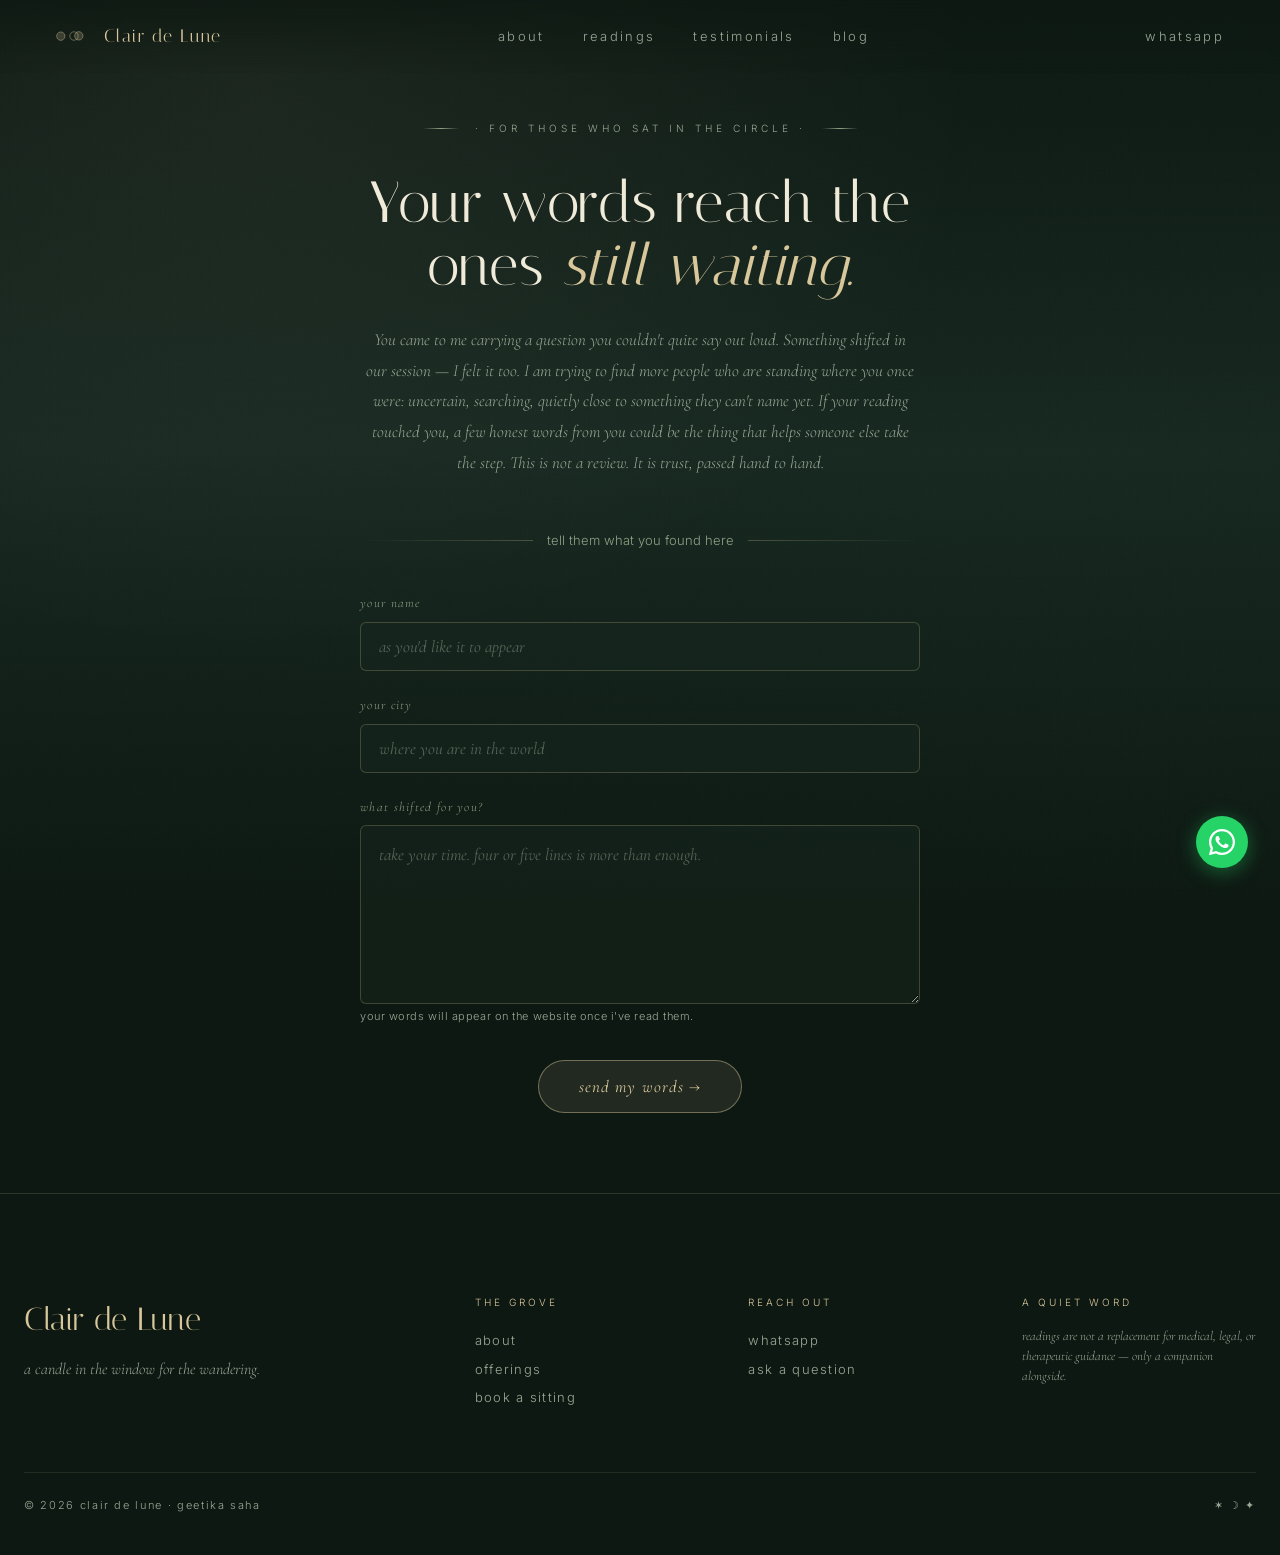
<file: review.html>
<!doctype html>
<html lang="en">
<head>
  <meta charset="utf-8" />
  <meta name="viewport" content="width=device-width, initial-scale=1" />
  <title>Share Your Experience | Clair de Lune</title>
  <meta name="description" content="If your reading touched you, a few honest words could help someone else find their way here." />
  <link rel="preconnect" href="https://fonts.googleapis.com" />
  <link rel="preconnect" href="https://fonts.gstatic.com" crossorigin />
  <link href="https://fonts.googleapis.com/css2?family=Cormorant+Garamond:ital,wght@0,300;0,400;0,500;1,300;1,400&family=Italiana&family=Inter:wght@300;400;500&display=swap" rel="stylesheet" />
  <link rel="stylesheet" href="css/enchanted.css" />
  <style>
    .review-wrap {
      min-height: 100vh;
      display: flex;
      flex-direction: column;
      align-items: center;
      justify-content: center;
      padding: 120px 24px 80px;
      position: relative;
      z-index: 2;
    }
    .review-inner {
      width: 100%;
      max-width: 560px;
    }
    .review-eyebrow {
      display: flex;
      align-items: center;
      justify-content: center;
      gap: 16px;
      font-size: 10px;
      letter-spacing: 0.4em;
      text-transform: uppercase;
      color: var(--fgDim);
      margin-bottom: 36px;
    }
    .review-eyebrow .line {
      width: 36px; height: 1px;
      background: linear-gradient(90deg, transparent, var(--accentSoft), transparent);
    }
    .review-h1 {
      font-family: var(--display);
      font-size: clamp(34px, 5vw, 58px);
      font-weight: 400;
      line-height: 1.08;
      color: var(--fg);
      margin: 0 0 28px;
      text-align: center;
      letter-spacing: 0.01em;
    }
    .review-h1 em { font-style: italic; color: var(--accent); }
    .review-letter {
      font-family: var(--serif);
      font-style: italic;
      font-size: 17px;
      line-height: 1.8;
      color: var(--fgDim);
      text-align: center;
      margin: 0 0 52px;
      padding: 0 4px;
    }
    .review-divider {
      display: flex;
      align-items: center;
      justify-content: center;
      gap: 14px;
      margin-bottom: 42px;
      color: var(--accentSoft);
      font-size: 13px;
    }
    .review-divider::before,
    .review-divider::after {
      content: '';
      flex: 1;
      height: 1px;
      background: linear-gradient(90deg, transparent, rgba(201,185,136,0.3));
    }
    .review-divider::after {
      background: linear-gradient(90deg, rgba(201,185,136,0.3), transparent);
    }
    .review-form {
      display: flex;
      flex-direction: column;
      gap: 24px;
    }
    .review-field {
      display: flex;
      flex-direction: column;
      gap: 8px;
    }
    .review-label {
      font-family: var(--serif);
      font-style: italic;
      font-size: 13px;
      color: var(--accentSoft);
      letter-spacing: 0.1em;
    }
    .review-input {
      background: rgba(23,40,33,0.45);
      border: 1px solid rgba(201,185,136,0.25);
      border-radius: 6px;
      padding: 13px 18px;
      font-family: var(--serif);
      font-style: italic;
      font-size: 17px;
      color: var(--fg);
      outline: none;
      width: 100%;
      transition: border-color 0.3s, box-shadow 0.3s;
    }
    .review-input::placeholder { color: var(--fgDim); opacity: 0.5; }
    .review-input:focus {
      border-color: rgba(216,199,154,0.55);
      box-shadow: 0 0 18px rgba(216,199,154,0.06);
    }
    .review-textarea {
      background: rgba(23,40,33,0.45);
      border: 1px solid rgba(201,185,136,0.25);
      border-radius: 6px;
      padding: 14px 18px;
      font-family: var(--serif);
      font-style: italic;
      font-size: 17px;
      color: var(--fg);
      line-height: 1.75;
      resize: vertical;
      min-height: 130px;
      outline: none;
      width: 100%;
      transition: border-color 0.3s, box-shadow 0.3s;
    }
    .review-textarea::placeholder { color: var(--fgDim); opacity: 0.5; }
    .review-textarea:focus {
      border-color: rgba(216,199,154,0.55);
      box-shadow: 0 0 18px rgba(216,199,154,0.06);
    }
    .review-hint {
      font-size: 11px;
      color: var(--fgDim);
      letter-spacing: 0.05em;
      margin-top: -4px;
    }
    .review-submit {
      background: rgba(216,199,154,0.1);
      border: 1px solid rgba(216,199,154,0.45);
      color: var(--accent);
      padding: 15px 40px;
      border-radius: 100px;
      font-family: var(--serif);
      font-style: italic;
      font-size: 17px;
      letter-spacing: 0.06em;
      cursor: pointer;
      transition: all 0.35s;
      align-self: center;
      margin-top: 10px;
    }
    .review-submit:hover {
      background: rgba(216,199,154,0.16);
      border-color: var(--accent);
      transform: translateY(-2px);
      box-shadow: 0 10px 28px rgba(0,0,0,0.3);
    }
    .review-submit:disabled { opacity: 0.5; cursor: default; transform: none; box-shadow: none; }

    /* Thank you state */
    .review-thanks {
      display: none;
      flex-direction: column;
      align-items: center;
      text-align: center;
      padding: 20px 0;
      animation: meaningEntry 0.8s ease-out;
    }
    .review-thanks-star {
      font-size: 28px;
      color: var(--accent);
      margin-bottom: 24px;
    }
    .review-thanks-name {
      font-family: var(--display);
      font-size: 32px;
      color: var(--fg);
      margin-bottom: 16px;
    }
    .review-thanks-name em { font-style: italic; color: var(--accent); }
    .review-thanks-msg {
      font-family: var(--serif);
      font-style: italic;
      font-size: 19px;
      color: var(--fgDim);
      line-height: 1.7;
      max-width: 400px;
    }

    @keyframes meaningEntry {
      from { opacity: 0; transform: translateY(16px); }
      to   { opacity: 1; transform: translateY(0); }
    }

    @media (max-width: 600px) {
      .review-wrap { padding: 100px 20px 60px; }
    }
  </style>
  <script async src="https://www.googletagmanager.com/gtag/js?id=G-EG8635ZVCL"></script>
  <script>
    window.dataLayer = window.dataLayer || [];
    function gtag(){dataLayer.push(arguments);}
    gtag('js', new Date());
    gtag('config', 'G-EG8635ZVCL');
  </script>
</head>
<body>

<!-- ── Navigation ─────────────────────────────────────────────────────────── -->
<nav class="nav">
  <a href="index.html" class="nav-mark">
    <svg width="36" height="18" viewBox="0 0 120 60" fill="none" stroke="var(--accent)" stroke-width="1.4">
      <path d="M30 30 A14 14 0 1 0 30 31 Z" fill="var(--accent)" fill-opacity="0.2" />
      <circle cx="60" cy="30" r="14" />
      <path d="M90 30 A14 14 0 1 1 90 31 Z" fill="var(--accent)" fill-opacity="0.2" transform="rotate(180 90 30)" />
    </svg>
    <span>Clair de Lune</span>
  </a>
  <div class="nav-links">
    <a href="about.html">about</a>
    <a href="services.html">readings</a>
    <a href="index.html#testimonials-section">testimonials</a>
    <a href="blog.html">blog</a>
  </div>
  <div class="nav-actions">
    <a href="https://wa.me/917999634730" target="_blank" class="nav-wa-btn">whatsapp</a>
    <button class="hamburger" aria-label="Menu"><span></span><span></span><span></span></button>
  </div>
</nav>

<!-- ── Review Form ─────────────────────────────────────────────────────────── -->
<div class="review-wrap">
  <div class="review-inner">

    <!-- Eyebrow -->
    <div class="review-eyebrow">
      <span class="line"></span>
      <span>· for those who sat in the circle ·</span>
      <span class="line"></span>
    </div>

    <!-- Heading -->
    <h1 class="review-h1">Your words reach the ones <em>still waiting.</em></h1>

    <!-- Letter copy -->
    <p class="review-letter">
      You came to me carrying a question you couldn't quite say out loud. Something shifted in our
      session — I felt it too. I am trying to find more people who are standing where you once were:
      uncertain, searching, quietly close to something they can't name yet. If your reading touched
      you, a few honest words from you could be the thing that helps someone else take the step.
      This is not a review. It is trust, passed hand to hand.
    </p>

    <!-- Divider -->
    <div class="review-divider">tell them what you found here</div>

    <!-- Form -->
    <form class="review-form" id="review-form">
      <div class="review-field">
        <label class="review-label" for="r-name">your name</label>
        <input class="review-input" type="text" id="r-name" placeholder="as you'd like it to appear" required />
      </div>
      <div class="review-field">
        <label class="review-label" for="r-city">your city</label>
        <input class="review-input" type="text" id="r-city" placeholder="where you are in the world" required />
      </div>
      <div class="review-field">
        <label class="review-label" for="r-text">what shifted for you?</label>
        <textarea class="review-textarea" id="r-text" rows="5"
          placeholder="take your time. four or five lines is more than enough." required></textarea>
        <span class="review-hint">your words will appear on the website once i've read them.</span>
      </div>
      <button class="review-submit" type="submit" id="review-submit">send my words →</button>
    </form>

    <!-- Thank you state (hidden until submitted) -->
    <div class="review-thanks" id="review-thanks">
      <div class="review-thanks-star">✦</div>
      <div class="review-thanks-name" id="review-thanks-name">thank you.</div>
      <p class="review-thanks-msg">
        Your words will find the ones who need them.<br/>
        I am grateful you took the time.
      </p>
    </div>

  </div>
</div>

<!-- ── Footer ─────────────────────────────────────────────────────────────── -->
<footer class="footer">
  <div class="section-inner">
    <div class="footer-grid">
      <div>
        <div class="wordmark-sm">Clair de Lune</div>
        <p class="footer-tag">a candle in the window for the wandering.</p>
      </div>
      <div class="footer-cols">
        <div>
          <div class="footer-h">the grove</div>
          <a href="about.html">about</a>
          <a href="services.html">offerings</a>
          <a href="book.html">book a sitting</a>
        </div>
        <div>
          <div class="footer-h">reach out</div>
          <a href="https://wa.me/917999634730" target="_blank">whatsapp</a>
          <a href="https://wa.me/917999634730?text=I%20have%20a%20question" target="_blank">ask a question</a>
        </div>
        <div>
          <div class="footer-h">a quiet word</div>
          <p class="footer-note">readings are not a replacement for medical, legal, or therapeutic guidance — only a companion alongside.</p>
        </div>
      </div>
    </div>
    <div class="footer-bottom">
      <span>© 2026 clair de lune · geetika saha</span>
      <span>✶ ☽ ✦</span>
    </div>
  </div>
</footer>

<!-- ── WhatsApp Float ─────────────────────────────────────────────────────── -->
<a href="https://wa.me/917999634730" target="_blank" class="wa-float" aria-label="Chat on WhatsApp">
  <svg xmlns="http://www.w3.org/2000/svg" viewBox="0 0 24 24">
    <path d="M17.472 14.382c-.297-.149-1.758-.867-2.03-.967-.273-.099-.471-.148-.67.15-.197.297-.767.966-.94 1.164-.173.199-.347.223-.644.075-.297-.15-1.255-.463-2.39-1.475-.883-.788-1.48-1.761-1.653-2.059-.173-.297-.018-.458.13-.606.134-.133.298-.347.446-.52.149-.174.198-.298.298-.497.099-.198.05-.371-.025-.52-.075-.149-.669-1.612-.916-2.207-.242-.579-.487-.5-.669-.51-.173-.008-.371-.01-.57-.01-.198 0-.52.074-.792.372-.272.297-1.04 1.016-1.04 2.479 0 1.462 1.065 2.875 1.213 3.074.149.198 2.096 3.2 5.077 4.487.709.306 1.262.489 1.694.625.712.227 1.36.195 1.871.118.571-.085 1.758-.719 2.006-1.413.248-.694.248-1.289.173-1.413-.074-.124-.272-.198-.57-.347z"/>
    <path d="M12 0C5.373 0 0 5.373 0 12c0 2.124.558 4.117 1.529 5.845L.057 23.428a.5.5 0 00.617.6l5.758-1.507A11.945 11.945 0 0012 24c6.627 0 12-5.373 12-12S18.627 0 12 0zm0 21.9a9.87 9.87 0 01-5.031-1.378l-.36-.214-3.732.977.998-3.645-.235-.374A9.861 9.861 0 012.1 12c0-5.462 4.438-9.9 9.9-9.9 5.462 0 9.9 4.438 9.9 9.9 0 5.462-4.438 9.9-9.9 9.9z"/>
  </svg>
</a>

<script src="js/nav.js"></script>
<script src="js/review.js"></script>
</body>
</html>
</file>
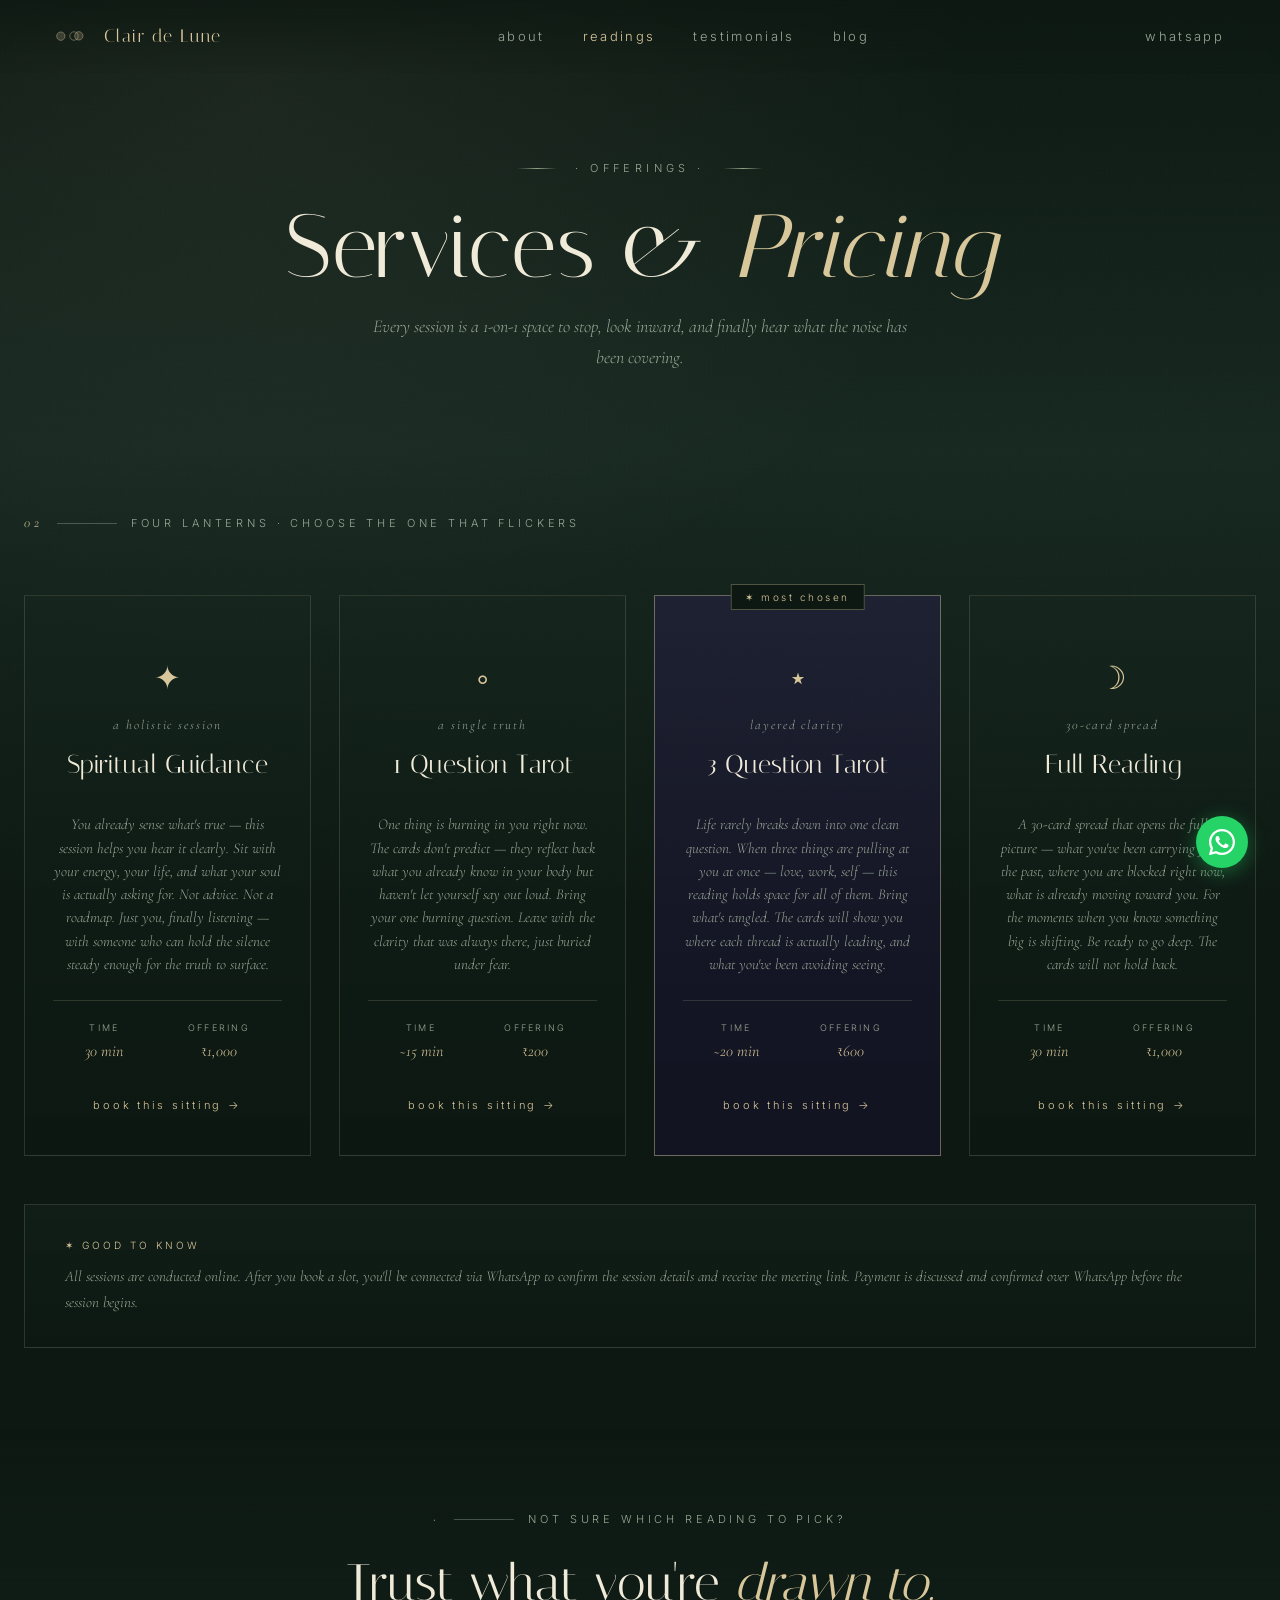
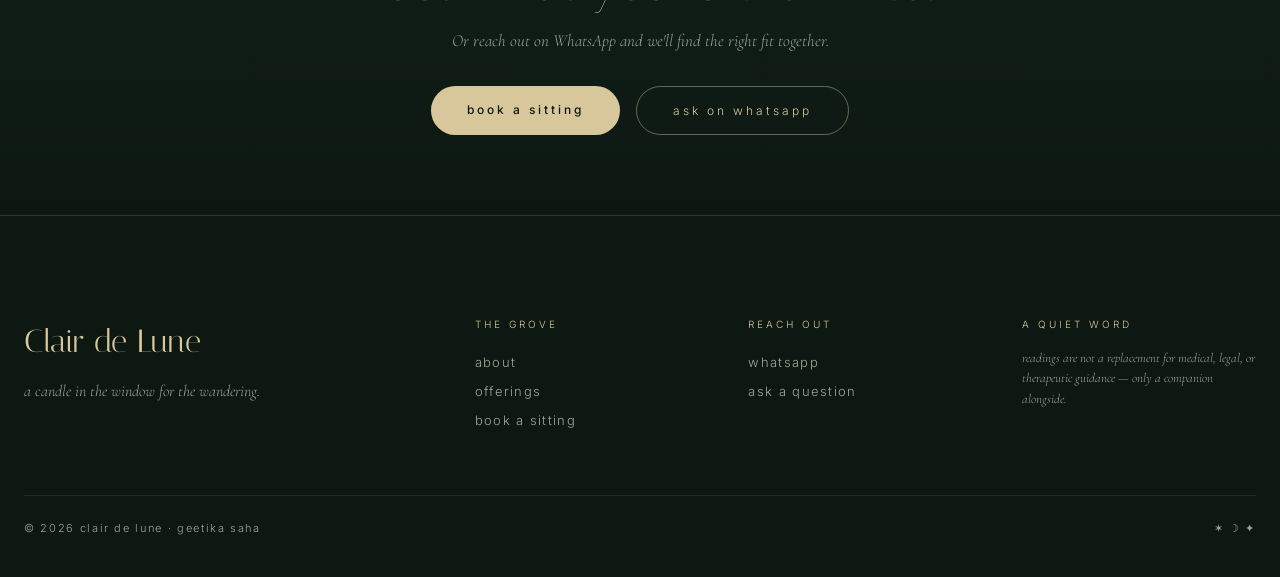
<file: services.html>
<!doctype html>
<html lang="en">
<head>
  <meta charset="utf-8" />
  <meta name="viewport" content="width=device-width, initial-scale=1" />
  <title>Offerings | Clair de Lune</title>
  <meta name="description" content="1-on-1 tarot, chart reading and spiritual guidance sessions with Geetika Saha. View all reading types and pricing." />
  <link rel="preconnect" href="https://fonts.googleapis.com" />
  <link rel="preconnect" href="https://fonts.gstatic.com" crossorigin />
  <link href="https://fonts.googleapis.com/css2?family=Cormorant+Garamond:ital,wght@0,300;0,400;0,500;1,300;1,400&family=Italiana&family=Inter:wght@300;400;500&display=swap" rel="stylesheet" />
  <link rel="stylesheet" href="css/enchanted.css" />
  <style>
    .page-hero {
      padding: 160px 24px 80px;
      text-align: center;
      position: relative;
      z-index: 2;
    }
    .page-hero .eyebrow {
      display: flex; align-items: center; justify-content: center; gap: 18px;
      font-size: 11px; letter-spacing: 0.4em; text-transform: uppercase;
      color: var(--fgDim); margin-bottom: 24px;
    }
    .page-hero .eyebrow .line {
      width: 40px; height: 1px;
      background: linear-gradient(90deg, transparent, var(--accentSoft), transparent);
    }
    .page-hero h1 {
      font-family: var(--display);
      font-size: clamp(48px, 7vw, 96px);
      font-weight: 400; line-height: 1; margin: 0 0 20px;
      color: var(--fg); letter-spacing: 0.01em;
    }
    .page-hero h1 em { font-style: italic; color: var(--accent); }
    .page-hero p {
      font-family: var(--serif); font-style: italic; font-size: 18px;
      color: var(--fgDim); max-width: 540px; margin: 0 auto; line-height: 1.7;
    }

    .services-section {
      position: relative;
      padding: 60px 24px 80px;
      z-index: 2;
    }

    .services-note {
      max-width: 1240px;
      margin: 48px auto 0;
      background: linear-gradient(180deg, rgba(23,40,33,0.4), rgba(13,24,18,0.6));
      border: 1px solid rgba(232,220,178,0.15);
      padding: 2rem 2.5rem;
    }
    .services-note-label {
      font-size: 10px; letter-spacing: 0.3em;
      text-transform: uppercase; color: var(--accent);
      margin-bottom: 10px;
    }
    .services-note p {
      font-family: var(--serif); font-style: italic;
      font-size: 15px; color: var(--fgDim);
      line-height: 1.75; margin: 0;
    }

    .services-cta {
      position: relative; z-index: 2;
      padding: 80px 24px;
      background: linear-gradient(180deg, transparent, rgba(23,40,33,0.3), transparent);
      text-align: center;
    }
    .services-cta h2 {
      font-family: var(--display);
      font-size: clamp(32px, 4vw, 56px);
      font-weight: 400; line-height: 1.1;
      margin: 24px 0 16px; color: var(--fg);
    }
    .services-cta h2 em { font-style: italic; color: var(--accent); }
    .services-cta p {
      font-family: var(--serif); font-style: italic;
      font-size: 17px; color: var(--fgDim);
      margin: 0 auto 2rem; max-width: 480px;
    }
    .btn-group {
      display: flex; gap: 16px; justify-content: center; flex-wrap: wrap;
    }
  </style>
  <script async src="https://www.googletagmanager.com/gtag/js?id=G-EG8635ZVCL"></script>
  <script>
    window.dataLayer = window.dataLayer || [];
    function gtag(){dataLayer.push(arguments);}
    gtag('js', new Date());
    gtag('config', 'G-EG8635ZVCL');
  </script>
</head>
<body>

<!-- ── Navigation ───────────────────────────────────────────────────────── -->
<nav class="nav">
  <a href="index.html" class="nav-mark">
    <svg width="36" height="18" viewBox="0 0 120 60" fill="none" stroke="var(--accent)" stroke-width="1.4">
      <path d="M30 30 A14 14 0 1 0 30 31 Z" fill="var(--accent)" fill-opacity="0.2" />
      <circle cx="60" cy="30" r="14" />
      <path d="M90 30 A14 14 0 1 1 90 31 Z" fill="var(--accent)" fill-opacity="0.2" transform="rotate(180 90 30)" />
    </svg>
    <span>Clair de Lune</span>
  </a>
  <div class="nav-links">
    <a href="about.html">about</a>
    <a href="services.html" style="color:var(--accent);">readings</a>
    <a href="index.html#testimonials-section">testimonials</a>
    <a href="blog.html">blog</a>
  </div>
  <div class="nav-actions">
    <a href="https://wa.me/917999634730" target="_blank" class="nav-wa-btn">whatsapp</a>
    <button class="hamburger" aria-label="Menu"><span></span><span></span><span></span></button>
  </div>
</nav>

<!-- ── Page Hero ────────────────────────────────────────────────────────── -->
<div class="page-hero">
  <div class="eyebrow">
    <span class="line"></span>
    <span>· offerings ·</span>
    <span class="line"></span>
  </div>
  <h1>Services &amp; <em>Pricing</em></h1>
  <p>Every session is a 1-on-1 space to stop, look inward, and finally hear what the noise has been covering.</p>
</div>

<!-- ── Services Grid ─────────────────────────────────────────────────────── -->
<div class="services-section">
  <div class="section-inner">
    <div class="sec-label">
      <span class="sec-num">02</span>
      <span class="sec-line"></span>
      <span>four lanterns · choose the one that flickers</span>
    </div>

    <div class="readings-grid readings-grid-4" style="margin-top:60px;">

      <div class="reading-card">
        <div class="reading-glyph">✦</div>
        <div class="reading-sub">a holistic session</div>
        <h3 class="reading-name">Spiritual Guidance</h3>
        <p class="reading-desc">You already sense what's true — this session helps you hear it clearly. Sit with your energy, your life, and what your soul is actually asking for. Not advice. Not a roadmap. Just you, finally listening — with someone who can hold the silence steady enough for the truth to surface.</p>
        <div class="reading-meta">
          <div><span class="meta-k">time</span><span class="meta-v">30 min</span></div>
          <div><span class="meta-k">offering</span><span class="meta-v">₹1,000</span></div>
        </div>
        <a href="book.html?service=spiritual" class="reading-cta">book this sitting →</a>
      </div>

      <div class="reading-card">
        <div class="reading-glyph">◦</div>
        <div class="reading-sub">a single truth</div>
        <h3 class="reading-name">1 Question Tarot</h3>
        <p class="reading-desc">One thing is burning in you right now. The cards don't predict — they reflect back what you already know in your body but haven't let yourself say out loud. Bring your one burning question. Leave with the clarity that was always there, just buried under fear.</p>
        <div class="reading-meta">
          <div><span class="meta-k">time</span><span class="meta-v">~15 min</span></div>
          <div><span class="meta-k">offering</span><span class="meta-v">₹200</span></div>
        </div>
        <a href="book.html?service=one-q" class="reading-cta">book this sitting →</a>
      </div>

      <div class="reading-card featured">
        <div class="reading-glyph">⋆</div>
        <div class="reading-sub">layered clarity</div>
        <h3 class="reading-name">3 Question Tarot</h3>
        <p class="reading-desc">Life rarely breaks down into one clean question. When three things are pulling at you at once — love, work, self — this reading holds space for all of them. Bring what's tangled. The cards will show you where each thread is actually leading, and what you've been avoiding seeing.</p>
        <div class="reading-meta">
          <div><span class="meta-k">time</span><span class="meta-v">~20 min</span></div>
          <div><span class="meta-k">offering</span><span class="meta-v">₹600</span></div>
        </div>
        <a href="book.html?service=three-q" class="reading-cta">book this sitting →</a>
      </div>

      <div class="reading-card">
        <div class="reading-glyph">☽</div>
        <div class="reading-sub">30-card spread</div>
        <h3 class="reading-name">Full Reading</h3>
        <p class="reading-desc">A 30-card spread that opens the full picture — what you've been carrying from the past, where you are blocked right now, what is already moving toward you. For the moments when you know something big is shifting. Be ready to go deep. The cards will not hold back.</p>
        <div class="reading-meta">
          <div><span class="meta-k">time</span><span class="meta-v">30 min</span></div>
          <div><span class="meta-k">offering</span><span class="meta-v">₹1,000</span></div>
        </div>
        <a href="book.html?service=full" class="reading-cta">book this sitting →</a>
      </div>

    </div>

    <div class="services-note">
      <div class="services-note-label">✶ good to know</div>
      <p>All sessions are conducted online. After you book a slot, you'll be connected via WhatsApp to confirm the session details and receive the meeting link. Payment is discussed and confirmed over WhatsApp before the session begins.</p>
    </div>
  </div>
</div>

<!-- ── CTA ───────────────────────────────────────────────────────────────── -->
<div class="services-cta">
  <div class="sec-label" style="justify-content:center; margin-bottom:16px;">
    <span class="sec-num">·</span>
    <span class="sec-line"></span>
    <span>not sure which reading to pick?</span>
  </div>
  <h2>Trust what you're <em>drawn to.</em></h2>
  <p>Or reach out on WhatsApp and we'll find the right fit together.</p>
  <div class="btn-group">
    <a href="book.html" class="btn-primary">book a sitting</a>
    <a href="https://wa.me/917999634730?text=Hi%20Geetika!%20I%20need%20help%20choosing%20a%20reading." target="_blank" class="btn-ghost">ask on whatsapp</a>
  </div>
</div>

<!-- ── Footer ────────────────────────────────────────────────────────────── -->
<footer class="footer">
  <div class="section-inner">
    <div class="footer-grid">
      <div>
        <div class="wordmark-sm">Clair de Lune</div>
        <p class="footer-tag">a candle in the window for the wandering.</p>
      </div>
      <div class="footer-cols">
        <div>
          <div class="footer-h">the grove</div>
          <a href="about.html">about</a>
          <a href="services.html">offerings</a>
          <a href="book.html">book a sitting</a>
        </div>
        <div>
          <div class="footer-h">reach out</div>
          <a href="https://wa.me/917999634730" target="_blank">whatsapp</a>
          <a href="https://wa.me/917999634730?text=I%20have%20a%20question" target="_blank">ask a question</a>
        </div>
        <div>
          <div class="footer-h">a quiet word</div>
          <p class="footer-note">readings are not a replacement for medical, legal, or therapeutic guidance — only a companion alongside.</p>
        </div>
      </div>
    </div>
    <div class="footer-bottom">
      <span>© 2026 clair de lune · geetika saha</span>
      <span>✶ ☽ ✦</span>
    </div>
  </div>
</footer>

<!-- ── WhatsApp Float ────────────────────────────────────────────────────── -->
<a href="https://wa.me/917999634730" target="_blank" class="wa-float" aria-label="Chat on WhatsApp">
  <svg xmlns="http://www.w3.org/2000/svg" viewBox="0 0 24 24">
    <path d="M17.472 14.382c-.297-.149-1.758-.867-2.03-.967-.273-.099-.471-.148-.67.15-.197.297-.767.966-.94 1.164-.173.199-.347.223-.644.075-.297-.15-1.255-.463-2.39-1.475-.883-.788-1.48-1.761-1.653-2.059-.173-.297-.018-.458.13-.606.134-.133.298-.347.446-.52.149-.174.198-.298.298-.497.099-.198.05-.371-.025-.52-.075-.149-.669-1.612-.916-2.207-.242-.579-.487-.5-.669-.51-.173-.008-.371-.01-.57-.01-.198 0-.52.074-.792.372-.272.297-1.04 1.016-1.04 2.479 0 1.462 1.065 2.875 1.213 3.074.149.198 2.096 3.2 5.077 4.487.709.306 1.262.489 1.694.625.712.227 1.36.195 1.871.118.571-.085 1.758-.719 2.006-1.413.248-.694.248-1.289.173-1.413-.074-.124-.272-.198-.57-.347z"/>
    <path d="M12 0C5.373 0 0 5.373 0 12c0 2.124.558 4.117 1.529 5.845L.057 23.428a.5.5 0 00.617.6l5.758-1.507A11.945 11.945 0 0012 24c6.627 0 12-5.373 12-12S18.627 0 12 0zm0 21.9a9.87 9.87 0 01-5.031-1.378l-.36-.214-3.732.977.998-3.645-.235-.374A9.861 9.861 0 012.1 12c0-5.462 4.438-9.9 9.9-9.9 5.462 0 9.9 4.438 9.9 9.9 0 5.462-4.438 9.9-9.9 9.9z"/>
  </svg>
</a>

<script src="js/nav.js"></script>
<script src="js/analytics.js"></script>
</body>
</html>
</file>
<file: css/enchanted.css>
/* Clair de Lune — enchanted homepage stylesheet */
@import url('https://fonts.googleapis.com/css2?family=Cormorant+Garamond:ital,wght@0,300;0,400;0,500;1,300;1,400&family=Italiana&family=Inter:wght@300;400;500&display=swap');

:root {
  --bg: #0d1812;
  --bg2: #172821;
  --fg: #f0ead8;
  --fgDim: #9aa896;
  --accent: #d8c79a;
  --accentSoft: #8fa285;
  --silver: #e0e8d8;

  --serif: 'Cormorant Garamond', 'EB Garamond', Georgia, serif;
  --display: 'Italiana', 'Cormorant Garamond', serif;
  --sans: 'Inter', -apple-system, BlinkMacSystemFont, sans-serif;
}

*, *::before, *::after { box-sizing: border-box; }
html, body { margin: 0; padding: 0; }

body {
  background: var(--bg);
  color: var(--fg);
  font-family: var(--sans);
  font-weight: 300;
  line-height: 1.6;
  font-size: 16px;
  overflow-x: hidden;
  -webkit-font-smoothing: antialiased;
}

a { color: inherit; text-decoration: none; }
button { font-family: inherit; }

/* ── Background Atmosphere ───────────────────────────────────────────────── */
body::before {
  content: '';
  position: fixed; inset: 0;
  background:
    radial-gradient(ellipse at 20% 10%, rgba(232,220,178,0.06), transparent 50%),
    radial-gradient(ellipse at 80% 60%, rgba(20,45,30,0.15), transparent 55%),
    linear-gradient(180deg, var(--bg) 0%, var(--bg2) 50%, var(--bg) 100%);
  z-index: -2;
  pointer-events: none;
}

/* film grain */
body::after {
  content: '';
  position: fixed; inset: 0;
  background-image: url("data:image/svg+xml;utf8,<svg xmlns='http://www.w3.org/2000/svg' width='200' height='200'><filter id='n'><feTurbulence baseFrequency='0.9' numOctaves='2'/><feColorMatrix values='0 0 0 0 1  0 0 0 0 1  0 0 0 0 0.85  0 0 0 0.06 0'/></filter><rect width='200' height='200' filter='url(%23n)'/></svg>");
  z-index: -1;
  pointer-events: none;
  opacity: 0.5;
  mix-blend-mode: overlay;
}

/* ── Starfield ───────────────────────────────────────────────────────────── */
.starfield {
  position: fixed;
  inset: 0;
  z-index: 0;
  pointer-events: none;
}
.star {
  position: absolute;
  background: var(--fg);
  border-radius: 50%;
  animation: twinkle 3s ease-in-out infinite;
  box-shadow: 0 0 4px var(--fg);
}
@keyframes twinkle {
  0%, 100% { opacity: 0.2; transform: scale(0.8); }
  50% { opacity: 1; transform: scale(1.1); }
}

/* ── Firefly Cursor Canvas ───────────────────────────────────────────────── */
.firefly-canvas {
  position: fixed;
  inset: 0;
  pointer-events: none;
  z-index: 200;
}

/* ── Constellation Layer ─────────────────────────────────────────────────── */
.constellation-layer {
  position: absolute;
  top: 0; left: 0;
  width: 100vw;
  height: 100%;
  pointer-events: none;
  z-index: 1;
  overflow: visible;
}

/* ── Navigation ──────────────────────────────────────────────────────────── */
.nav {
  position: fixed;
  top: 0; left: 0; right: 0;
  z-index: 100;
  display: flex;
  align-items: center;
  justify-content: space-between;
  padding: 22px 56px;
  backdrop-filter: blur(6px);
  background: linear-gradient(180deg, rgba(13,24,18,0.7), rgba(13,24,18,0));
}
.nav-mark {
  display: flex; align-items: center; gap: 12px;
  font-family: var(--display);
  font-size: 18px;
  letter-spacing: 0.08em;
  color: var(--accent);
}
.nav-links {
  display: flex; gap: 38px;
  font-size: 13px;
  letter-spacing: 0.18em;
  text-transform: lowercase;
  color: var(--fgDim);
}
.nav-links a {
  position: relative;
  transition: color 0.3s;
}
.nav-links a::after {
  content: '';
  position: absolute;
  left: 0; right: 0; bottom: -6px;
  height: 1px;
  background: var(--accent);
  transform: scaleX(0);
  transition: transform 0.4s;
  transform-origin: center;
}
.nav-links a:hover { color: var(--accent); }
.nav-links a:hover::after { transform: scaleX(1); }

.nav-actions {
  display: flex;
  align-items: center;
  gap: 16px;
}

.nav-wa-btn {
  font-size: 13px;
  letter-spacing: 0.18em;
  text-transform: lowercase;
  color: var(--fgDim);
  transition: color 0.3s;
}
.nav-wa-btn:hover { color: var(--accent); }

.sound-toggle {
  display: flex; align-items: center; gap: 10px;
  background: transparent;
  border: 1px solid rgba(232,220,178,0.25);
  color: var(--fgDim);
  padding: 8px 16px;
  border-radius: 100px;
  cursor: pointer;
  font-size: 11px;
  letter-spacing: 0.18em;
  text-transform: lowercase;
  transition: all 0.3s;
}
.sound-toggle:hover { border-color: var(--accent); color: var(--accent); }
.sound-icon { font-size: 12px; }
.sound-icon.on { color: var(--accent); animation: pulse 2s ease-in-out infinite; }
@keyframes pulse { 0%,100% { opacity: 0.6; } 50% { opacity: 1; } }

/* ── Hero ────────────────────────────────────────────────────────────────── */
.hero {
  position: relative;
  min-height: 100vh;
  display: flex; flex-direction: column;
  align-items: center; justify-content: center;
  padding: 120px 24px 80px;
  overflow: hidden;
  z-index: 2;
}
.hero-art {
  position: absolute;
  inset: 0;
  z-index: 0;
  pointer-events: none;
}
.hero-moon {
  position: absolute;
  top: 8%;
  left: 50%;
  transform: translateX(-50%);
  animation: moonFloat 30s ease-in-out infinite;
}
.hero-moon-side {
  left: 70%;
  top: 12%;
}
@keyframes moonFloat {
  0%,100% { transform: translate(-50%, 0); }
  50% { transform: translate(-50%, -14px); }
}
.hero-moon-halo {
  position: absolute;
  top: 8%; left: 50%;
  width: 700px; height: 700px;
  transform: translateX(-50%);
  background: radial-gradient(circle, rgba(232,220,178,0.12), transparent 60%);
  animation: halo 8s ease-in-out infinite;
}
@keyframes halo {
  0%,100% { opacity: 0.7; }
  50% { opacity: 1; }
}
.hero-stag {
  position: absolute;
  bottom: 8%;
  left: 50%;
  transform: translateX(-50%);
  animation: stagBreathe 7s ease-in-out infinite;
  filter: drop-shadow(0 12px 30px rgba(0,0,0,0.6));
}
@keyframes stagBreathe {
  0%,100% { transform: translateX(-50%) scale(1); }
  50% { transform: translateX(-50%) scale(1.015); }
}
.hero-mist {
  position: absolute;
  bottom: 0;
  left: 0; right: 0;
  height: 35%;
  background:
    radial-gradient(ellipse at 30% 100%, rgba(180,170,200,0.12), transparent 60%),
    radial-gradient(ellipse at 70% 100%, rgba(200,190,160,0.1), transparent 60%);
  animation: mistDrift 16s ease-in-out infinite;
  pointer-events: none;
}
@keyframes mistDrift {
  0%,100% { transform: translateX(0); }
  50% { transform: translateX(40px); }
}
.hero-forest {
  position: absolute;
  bottom: 0;
  left: -100px; right: -100px;
  pointer-events: none;
}
.hero-forest-back {
  bottom: 30px;
  opacity: 0.55;
  animation: forestSway 14s ease-in-out infinite;
}
.hero-forest-front {
  bottom: 0;
  animation: forestSway 18s ease-in-out infinite reverse;
}
@keyframes forestSway {
  0%,100% { transform: translateX(0); }
  50% { transform: translateX(-12px); }
}
.hero-dc {
  position: absolute;
  top: 14%;
  left: 18%;
  animation: dcSway 6s ease-in-out infinite;
  transform-origin: top center;
}
@keyframes dcSway {
  0%,100% { transform: rotate(-2deg); }
  50% { transform: rotate(2deg); }
}
.hero-flip-card {
  position: absolute;
  top: 35%;
  left: 50%;
  transform: translate(-50%, -50%);
  animation: cardFlip 6s ease-in-out infinite;
}
.flip-card-inner {
  animation: cardSpin 8s linear infinite;
  transform-style: preserve-3d;
  filter: drop-shadow(0 20px 40px rgba(0,0,0,0.6));
}
@keyframes cardFlip {
  0%,100% { transform: translate(-50%, -50%) translateY(0); }
  50% { transform: translate(-50%, -50%) translateY(-20px); }
}
@keyframes cardSpin {
  0% { transform: rotateY(0); }
  100% { transform: rotateY(360deg); }
}
.archway {
  position: absolute;
  inset: 0;
  display: flex; align-items: center; justify-content: center;
}
.arch-inner {
  position: relative;
  width: 600px; height: 700px;
  background: radial-gradient(ellipse at center 45%, rgba(232,220,178,0.18) 0%, transparent 60%);
  border-radius: 300px 300px 0 0;
  display: flex; align-items: center; justify-content: center;
}
.arch-inner::before, .arch-inner::after {
  content: '';
  position: absolute;
  bottom: 0;
  width: 80px; height: 100%;
  background: linear-gradient(180deg, transparent, #040a07);
}
.arch-inner::before { left: -40px; }
.arch-inner::after { right: -40px; }
.arch-stag { position: absolute; bottom: 60px; }

.hero-content {
  position: relative;
  z-index: 5;
  text-align: center;
  margin-top: 35vh;
  max-width: 720px;
}
.hero-eyebrow {
  display: flex; align-items: center; justify-content: center; gap: 18px;
  font-size: 11px;
  letter-spacing: 0.4em;
  text-transform: uppercase;
  color: var(--fgDim);
  margin-bottom: 28px;
}
.hero-eyebrow .line {
  width: 60px; height: 1px;
  background: linear-gradient(90deg, transparent, var(--accentSoft), transparent);
}
.wordmark {
  font-family: var(--display);
  font-size: clamp(72px, 11vw, 168px);
  font-weight: 400;
  line-height: 0.95;
  margin: 0 0 28px;
  color: var(--fg);
  letter-spacing: 0.01em;
  text-shadow: 0 0 80px rgba(232,220,178,0.3);
  animation: wordmarkReveal 2s ease-out;
}
@keyframes wordmarkReveal {
  from { opacity: 0; transform: translateY(20px); letter-spacing: 0.2em; }
  to { opacity: 1; transform: translateY(0); letter-spacing: 0.01em; }
}
.hero-tag {
  font-family: var(--serif);
  font-size: clamp(18px, 2.2vw, 26px);
  font-style: italic;
  color: var(--accent);
  line-height: 1.4;
  margin: 0 0 24px;
  font-weight: 300;
}
.hero-sub {
  font-family: var(--serif);
  font-size: clamp(17px, 1.8vw, 22px);
  color: rgba(240,232,208,0.9);
  line-height: 1.7;
  margin: 0 0 28px;
  font-weight: 300;
}
.hero-sub em { color: var(--accent); font-style: italic; }

.hero-for {
  display: flex;
  flex-direction: column;
  align-items: center;
  gap: 14px;
  margin: 0 0 36px;
}
.hero-for-label {
  font-family: var(--serif);
  font-style: italic;
  font-size: 12px;
  color: var(--fgDim);
  letter-spacing: 0.22em;
  text-transform: uppercase;
}
.hero-for-tags {
  display: flex;
  gap: 8px;
  flex-wrap: wrap;
  justify-content: center;
  max-width: 600px;
}
.hero-for-tag {
  font-family: var(--serif);
  font-style: italic;
  font-size: 13px;
  color: rgba(240,232,208,0.78);
  border: 1px solid rgba(216,199,154,0.22);
  padding: 5px 16px;
  border-radius: 100px;
  letter-spacing: 0.04em;
}

.hero-cta {
  display: flex; gap: 16px; justify-content: center;
  flex-wrap: wrap;
}
.btn-primary {
  display: inline-block;
  padding: 14px 36px;
  background: var(--accent);
  color: var(--bg);
  font-size: 12px;
  letter-spacing: 0.25em;
  text-transform: lowercase;
  border: none;
  border-radius: 100px;
  cursor: pointer;
  transition: all 0.3s;
  font-family: var(--sans);
  font-weight: 500;
  position: relative;
  overflow: hidden;
}
.btn-primary::before {
  content: '';
  position: absolute;
  inset: 0;
  background: linear-gradient(90deg, transparent, rgba(255,255,255,0.4), transparent);
  transform: translateX(-100%);
  transition: transform 0.6s;
}
.btn-primary:hover::before { transform: translateX(100%); }
.btn-primary:hover { transform: translateY(-2px); box-shadow: 0 10px 30px rgba(232,220,178,0.3); }
.btn-primary:disabled { opacity: 0.4; cursor: not-allowed; }
.btn-ghost {
  display: inline-block;
  padding: 14px 36px;
  background: transparent;
  color: var(--accent);
  font-size: 12px;
  letter-spacing: 0.25em;
  text-transform: lowercase;
  border: 1px solid rgba(232,220,178,0.4);
  border-radius: 100px;
  cursor: pointer;
  transition: all 0.3s;
  font-family: var(--sans);
}
.btn-ghost:hover { border-color: var(--accent); background: rgba(232,220,178,0.05); }

.hero-scroll {
  position: absolute;
  bottom: 40px;
  left: 50%;
  transform: translateX(-50%);
  z-index: 5;
  display: flex; flex-direction: column; align-items: center; gap: 12px;
  font-size: 10px;
  letter-spacing: 0.3em;
  text-transform: lowercase;
  color: var(--fgDim);
}
.scroll-line {
  width: 1px; height: 50px;
  background: linear-gradient(180deg, var(--fgDim), transparent);
  animation: scrollPulse 2s ease-in-out infinite;
}
@keyframes scrollPulse {
  0% { transform: scaleY(0); transform-origin: top; }
  50% { transform: scaleY(1); transform-origin: top; }
  100% { transform: scaleY(0); transform-origin: bottom; }
}

/* ── Sections ────────────────────────────────────────────────────────────── */
.section {
  position: relative;
  padding: 140px 24px;
  z-index: 2;
}
.section-inner {
  max-width: 1240px;
  margin: 0 auto;
}
.sec-label {
  display: flex; align-items: center; gap: 14px;
  font-size: 11px;
  letter-spacing: 0.35em;
  text-transform: uppercase;
  color: var(--fgDim);
  margin-bottom: 24px;
}
.sec-num {
  font-family: var(--serif);
  font-size: 14px;
  font-style: italic;
  color: var(--accent);
}
.sec-line { flex: 0 0 60px; height: 1px; background: var(--fgDim); opacity: 0.4; }
.display-h {
  font-family: var(--display);
  font-size: clamp(40px, 5.5vw, 72px);
  font-weight: 400;
  line-height: 1.05;
  margin: 0 0 56px;
  color: var(--fg);
  letter-spacing: 0.005em;
}
.display-h.center { text-align: center; max-width: 900px; margin-left: auto; margin-right: auto; }
.body-l {
  font-family: var(--serif);
  font-size: 21px;
  line-height: 1.6;
  color: var(--fg);
  font-weight: 300;
}

/* ── Card of the Day ─────────────────────────────────────────────────────── */
.section-cod { padding-top: 52px; padding-bottom: 40px; }
.section-cod .sec-label { margin-bottom: 12px; }
.section-cod .display-h {
  font-size: clamp(26px, 3.2vw, 46px);
  margin-bottom: 16px;
}
.cod-intro {
  text-align: center;
  font-family: var(--serif);
  font-style: italic;
  font-size: 16px;
  color: var(--fgDim);
  margin: 0 0 32px;
}
.cod-wrap { display: flex; justify-content: center; }
.cod-stage {
  position: relative;
  width: 100%;
  display: flex;
  align-items: center;
  justify-content: center;
}
.cod-deck {
  position: relative;
  cursor: pointer;
  transition: transform 0.4s;
}
.cod-deck:hover { transform: translateY(-6px); }
.cod-card {
  position: relative;
  filter: drop-shadow(0 8px 20px rgba(0,0,0,0.5));
  transition: transform 0.5s;
}
.cod-card-stack {
  position: absolute;
  top: 0; left: 0;
}
.cod-deck > .cod-card-stack:first-child { position: relative; }
.cod-cta {
  position: absolute;
  bottom: -42px;
  left: 50%;
  transform: translateX(-50%);
  font-size: 11px;
  letter-spacing: 0.3em;
  text-transform: lowercase;
  color: var(--accent);
  white-space: nowrap;
  animation: pulse 2s ease-in-out infinite;
}
.cod-shuffle {
  position: relative;
  width: 200px; height: 320px;
}
.cod-card-shuffle {
  position: absolute;
  top: 0; left: 0;
  animation: shuffleSpin 1.8s ease-in-out forwards;
  transform-origin: center;
}
@keyframes shuffleSpin {
  0% { transform: translate(0,0) rotate(0); opacity: 0.5; }
  30% { transform: translate(-100px, -30px) rotate(-20deg); opacity: 1; }
  60% { transform: translate(120px, 20px) rotate(25deg); opacity: 1; }
  100% { transform: translate(0,0) rotate(0); opacity: 0.9; }
}
.cod-reveal {
  display: flex;
  flex-direction: column;
  gap: 24px;
  width: 100%;
}
.cod-reveal-main {
  display: flex;
  gap: 48px;
  align-items: flex-start;
  flex-wrap: wrap;
  justify-content: center;
}
.cod-card-revealed {
  perspective: 1500px;
  width: 220px;
  animation: revealEntry 1.4s cubic-bezier(0.2,0.8,0.2,1);
}
.cod-card-inner {
  position: relative;
  width: 220px;
  height: 340px;
  transform-style: preserve-3d;
  animation: cardReveal 1.4s 0.3s ease-in-out forwards;
}
.cod-card-back, .cod-card-face {
  position: absolute;
  inset: 0;
  backface-visibility: hidden;
  display: flex; align-items: center; justify-content: center;
}
.cod-card-face {
  transform: rotateY(180deg);
  background: linear-gradient(180deg, #0f1f14, #0d1812);
  border: 1.5px solid var(--accent);
  border-radius: 8px;
  filter: drop-shadow(0 20px 40px rgba(0,0,0,0.6));
}
.cod-face-frame { text-align: center; padding: 20px; width: 100%; }
.cod-face-arcana {
  font-family: var(--serif);
  font-style: italic;
  font-size: 14px;
  color: var(--accentSoft);
  letter-spacing: 0.2em;
  margin-bottom: 12px;
}
.cod-face-illus { display: flex; justify-content: center; margin: 12px 0; }
.cod-face-name {
  font-family: var(--display);
  font-size: 22px;
  color: var(--accent);
  margin-top: 12px;
  letter-spacing: 0.04em;
}
@keyframes revealEntry {
  from { opacity: 0; transform: translateY(20px); }
  to { opacity: 1; transform: translateY(0); }
}
@keyframes cardReveal {
  0% { transform: rotateY(0) rotateZ(-2deg); }
  60% { transform: rotateY(180deg) rotateZ(2deg); }
  100% { transform: rotateY(180deg) rotateZ(0); }
}
.cod-meaning {
  max-width: 460px;
  flex: 1;
  min-width: 280px;
  animation: meaningEntry 1s 1.4s both ease-out;
}
@keyframes meaningEntry {
  from { opacity: 0; transform: translateX(20px); }
  to { opacity: 1; transform: translateX(0); }
}
.cod-keywords {
  font-family: var(--serif);
  font-style: italic;
  color: var(--accentSoft);
  font-size: 16px;
  letter-spacing: 0.06em;
  margin-bottom: 20px;
}
.cod-message {
  font-family: var(--serif);
  font-size: 18px;
  line-height: 1.7;
  color: var(--fg);
  margin: 0 0 14px;
  font-weight: 300;
}
.cod-redraw {
  background: transparent;
  color: var(--accent);
  border: 1px solid rgba(232,220,178,0.4);
  padding: 10px 24px;
  border-radius: 100px;
  font-size: 11px;
  letter-spacing: 0.25em;
  text-transform: lowercase;
  cursor: pointer;
  transition: all 0.3s;
}
.cod-redraw:hover { background: rgba(232,220,178,0.08); border-color: var(--accent); }

/* ── Personalized Pick-a-Card Reading ───────────────────────────────────── */
.pac-intake,
.pac-guidance-wrap {
  text-align: center;
  max-width: 480px;
  width: 100%;
  animation: meaningEntry 0.7s ease-out;
}

.pac-ornament { display: flex; justify-content: center; margin-bottom: 28px; }

.pac-prompt {
  font-family: var(--serif);
  font-style: italic;
  font-size: 19px;
  color: var(--fgDim);
  margin: 0 0 38px;
  line-height: 1.65;
}

.pac-greeting {
  font-family: var(--display);
  font-size: 30px;
  color: var(--fg);
  margin: 0 0 8px;
  letter-spacing: 0.02em;
}
.pac-greeting em { font-style: italic; color: var(--accent); }

.pac-form {
  display: flex;
  flex-direction: column;
  gap: 26px;
  text-align: left;
}

.pac-field { display: flex; flex-direction: column; gap: 8px; }

.pac-label {
  font-family: var(--serif);
  font-style: italic;
  font-size: 14px;
  color: var(--accentSoft);
  letter-spacing: 0.1em;
}
.pac-optional {
  font-size: 11px;
  opacity: 0.6;
  letter-spacing: 0.05em;
}

.pac-input {
  background: rgba(23,40,33,0.45);
  border: 1px solid rgba(201,185,136,0.28);
  border-radius: 6px;
  padding: 14px 18px;
  font-family: var(--serif);
  font-style: italic;
  font-size: 18px;
  color: var(--fg);
  outline: none;
  transition: border-color 0.3s, box-shadow 0.3s;
  width: 100%;
  -webkit-appearance: none;
}
.pac-input::placeholder { color: var(--fgDim); opacity: 0.55; }
.pac-select {
  appearance: none;
  background-image: url("data:image/svg+xml,%3Csvg xmlns='http://www.w3.org/2000/svg' width='12' height='8' viewBox='0 0 12 8'%3E%3Cpath d='M1 1l5 5 5-5' stroke='%238fa285' stroke-width='1.5' fill='none'/%3E%3C/svg%3E");
  background-repeat: no-repeat;
  background-position: right 16px center;
  cursor: pointer;
}
.pac-select option { background: #0a1a12; color: var(--fg); }
.pac-input:focus {
  border-color: rgba(216,199,154,0.55);
  box-shadow: 0 0 18px rgba(216,199,154,0.07);
}
.pac-input-date::-webkit-calendar-picker-indicator {
  filter: invert(0.7) sepia(0.5) saturate(0.5);
  cursor: pointer;
}

.pac-continue {
  background: transparent;
  border: 1px solid rgba(232,220,178,0.45);
  color: var(--accent);
  padding: 13px 36px;
  border-radius: 100px;
  font-size: 11px;
  letter-spacing: 0.3em;
  text-transform: lowercase;
  cursor: pointer;
  transition: all 0.3s;
  align-self: center;
  margin-top: 6px;
}
.pac-continue:hover { background: rgba(232,220,178,0.07); border-color: var(--accent); }

.pac-guidance-grid {
  display: grid;
  grid-template-columns: 1fr 1fr;
  gap: 14px;
  margin-top: 4px;
}

.pac-guidance-btn {
  background: rgba(23,40,33,0.42);
  border: 1px solid rgba(201,185,136,0.22);
  border-radius: 14px;
  padding: 22px 16px;
  cursor: pointer;
  color: var(--fg);
  text-align: center;
  transition: all 0.3s;
  display: flex;
  flex-direction: column;
  align-items: center;
  gap: 7px;
}
.pac-guidance-btn:hover {
  background: rgba(216,199,154,0.06);
  border-color: rgba(216,199,154,0.48);
  transform: translateY(-3px);
  box-shadow: 0 8px 24px rgba(0,0,0,0.3);
}

.pac-guidance-symbol {
  font-size: 22px;
  color: var(--accent);
  line-height: 1;
}
.pac-guidance-label {
  font-family: var(--display);
  font-size: 18px;
  color: var(--fg);
  letter-spacing: 0.04em;
}
.pac-guidance-desc {
  font-family: var(--serif);
  font-style: italic;
  font-size: 11px;
  color: var(--fgDim);
}

.pac-draw-prompt {
  text-align: center;
  animation: meaningEntry 0.6s ease-out;
}
.pac-draw-hint {
  font-family: var(--display);
  font-size: 26px;
  color: var(--fg);
  margin: 0 0 8px;
  letter-spacing: 0.01em;
}
.pac-draw-hint em { font-style: italic; color: var(--accent); }
.pac-draw-sub {
  font-family: var(--serif);
  font-style: italic;
  font-size: 13px;
  color: var(--accentSoft);
  letter-spacing: 0.14em;
  margin: 0;
}

.pac-reading-label {
  font-family: var(--serif);
  font-style: italic;
  font-size: 11px;
  color: var(--accentSoft);
  letter-spacing: 0.22em;
  text-transform: uppercase;
  margin-bottom: 8px;
}
.pac-focus-tag { color: var(--accent); }

.pac-cta-block {
  display: flex;
  flex-direction: row;
  align-items: center;
  gap: 24px;
  padding: 20px 28px;
  background: linear-gradient(90deg, rgba(23,40,33,0.7), rgba(13,24,18,0.85));
  border: 1px solid rgba(216,199,154,0.22);
  border-radius: 4px;
  width: 100%;
  box-sizing: border-box;
}
.pac-cta-accent {
  width: 3px;
  height: 40px;
  flex-shrink: 0;
  border-radius: 2px;
  background: linear-gradient(180deg, var(--accent), transparent);
}
.pac-cta-prompt {
  flex: 1;
  font-family: var(--serif); font-size: 15px;
  line-height: 1.6; color: rgba(240,232,208,0.88);
  font-weight: 300; margin: 0;
}
.pac-cta-prompt em { color: var(--accent); font-style: italic; }
.pac-cta-actions {
  display: flex;
  flex-direction: column;
  align-items: flex-end;
  gap: 8px;
  flex-shrink: 0;
}
.pac-cta-btn {
  display: inline-block;
  font-family: var(--sans); font-weight: 500;
  font-size: 11px; letter-spacing: 0.25em;
  text-transform: lowercase;
  color: var(--bg); background: var(--accent);
  padding: 12px 28px; border-radius: 100px;
  text-decoration: none;
  transition: all 0.3s;
  box-shadow: 0 6px 24px rgba(216,199,154,0.2);
  white-space: nowrap;
}
.pac-cta-btn:hover { transform: translateY(-2px); box-shadow: 0 10px 30px rgba(216,199,154,0.3); }
.pac-cta-note {
  font-family: var(--serif); font-style: italic;
  font-size: 12px; color: var(--fgDim);
  letter-spacing: 0.05em; line-height: 1.4;
  text-align: right; max-width: 200px;
}

.pac-ascendant-line {
  font-family: var(--serif); font-style: italic;
  font-size: 13px; color: var(--accent);
  letter-spacing: 0.18em; text-transform: uppercase;
  margin-bottom: 8px;
}

.pac-reading-for {
  font-family: var(--serif);
  font-style: italic;
  font-size: 13px;
  color: var(--fgDim);
  margin-bottom: 16px;
}
.pac-reading-for em { color: var(--accent); font-style: italic; }
.pac-dob { opacity: 0.7; font-size: 13px; }

.pac-actions {
  display: flex;
  gap: 10px;
  flex-wrap: wrap;
  align-items: center;
}

.pac-guidance-change,
.pac-start-over {
  background: transparent;
  color: var(--fgDim);
  border: 1px solid rgba(201,185,136,0.18);
  padding: 9px 16px;
  border-radius: 100px;
  font-size: 10px;
  letter-spacing: 0.2em;
  text-transform: lowercase;
  cursor: pointer;
  transition: all 0.3s;
}
.pac-guidance-change:hover,
.pac-start-over:hover {
  color: var(--accent);
  border-color: rgba(216,199,154,0.38);
}

@media (max-width: 640px) {
  .pac-guidance-grid { gap: 10px; }
  .pac-actions { flex-direction: column; align-items: flex-start; }
  .pac-draw-hint { font-size: 20px; }
}

/* ── Gemini Tarot: loading + reveal extras ───────────────────────────────── */
.pac-loading {
  display: flex; flex-direction: column;
  align-items: center; justify-content: center;
  gap: 18px; padding: 80px 24px; text-align: center;
}
.pac-loading-moon {
  font-size: 48px; color: var(--accent);
  animation: loadingMoonBob 3s ease-in-out infinite;
}
@keyframes loadingMoonBob {
  0%, 100% { transform: translateY(0); opacity: 0.8; }
  50%       { transform: translateY(-10px); opacity: 1; }
}
.pac-loading-text {
  font-family: var(--display); font-size: 22px;
  color: var(--fg); font-weight: 400;
  letter-spacing: 0.02em;
}
.pac-loading-text em { color: var(--accent); font-style: italic; }
.pac-loading-sub {
  font-family: var(--serif); font-style: italic;
  font-size: 15px; color: var(--fgDim);
  max-width: 320px; line-height: 1.6;
}
.pac-loading-dots {
  display: flex; gap: 8px; margin-top: 8px;
}
.pac-loading-dots span {
  width: 6px; height: 6px; border-radius: 50%;
  background: var(--accentSoft); opacity: 0.4;
  animation: dotPulse 1.4s ease-in-out infinite;
}
.pac-loading-dots span:nth-child(2) { animation-delay: 0.2s; }
.pac-loading-dots span:nth-child(3) { animation-delay: 0.4s; }
@keyframes dotPulse {
  0%, 80%, 100% { transform: scale(1); opacity: 0.4; }
  40%           { transform: scale(1.4); opacity: 1; }
}

.pac-transit-line {
  font-family: var(--serif); font-style: italic;
  font-size: 15px; color: rgba(240,232,208,0.72);
  margin: 0 0 10px; line-height: 1.65;
}
.pac-guidance-line {
  font-family: var(--serif); font-style: italic;
  font-size: 16px; color: var(--accent);
  margin: 10px 0 0; line-height: 1.65;
}
.pac-already-note {
  font-family: var(--serif); font-style: italic;
  font-size: 16px; color: rgba(240,232,208,0.7);
  line-height: 1.65; max-width: 340px;
}
.pac-check-label {
  display: flex; align-items: center; gap: 10px;
  font-family: var(--serif); font-size: 14px;
  color: var(--fgDim); cursor: pointer; margin-top: 8px;
}
.pac-check-label input[type="checkbox"] {
  accent-color: var(--accent);
  width: 15px; height: 15px; cursor: pointer;
}

.pac-focus-grid {
  display: grid;
  grid-template-columns: repeat(4, 1fr);
  gap: 10px;
  margin-top: 4px;
}
.pac-focus-btn {
  display: flex; flex-direction: column;
  align-items: center; justify-content: center;
  gap: 6px; padding: 16px 8px;
  background: rgba(23,40,33,0.4);
  border: 1px solid rgba(201,185,136,0.18);
  border-radius: 4px;
  cursor: pointer; transition: all 0.25s;
}
.pac-focus-btn:hover {
  border-color: rgba(216,199,154,0.45);
  background: rgba(23,40,33,0.6);
}
.pac-focus-active {
  border-color: var(--accent) !important;
  background: rgba(216,199,154,0.08) !important;
}
.pac-focus-symbol {
  font-size: 20px; color: var(--accentSoft);
}
.pac-focus-active .pac-focus-symbol {
  color: var(--accent);
}
.pac-focus-label {
  font-family: var(--serif); font-style: italic;
  font-size: 13px; color: var(--fgDim); letter-spacing: 0.08em;
}
.pac-focus-active .pac-focus-label {
  color: var(--accent);
}
@media (max-width: 480px) {
  .pac-focus-grid { grid-template-columns: repeat(2, 1fr); }
}

/* ── About ───────────────────────────────────────────────────────────────── */
.section-about {
  background: linear-gradient(180deg, transparent, rgba(23,40,33,0.4), transparent);
}
.about-grid {
  display: grid;
  grid-template-columns: 0.85fr 1fr;
  gap: 100px;
  align-items: center;
}
.portrait-frame {
  position: relative;
  aspect-ratio: 3/4;
  background: linear-gradient(180deg, rgba(23,40,33,0.6), rgba(13,24,18,0.8));
  border: 1px solid rgba(232,220,178,0.2);
  display: flex; align-items: flex-end; justify-content: center;
  overflow: hidden;
  box-shadow: 0 30px 60px rgba(0,0,0,0.4);
}
.portrait-frame::before {
  content: '';
  position: absolute;
  top: 20%; left: 50%;
  transform: translateX(-50%);
  width: 220px; height: 220px;
  border-radius: 50%;
  background: radial-gradient(circle, rgba(232,220,178,0.4) 0%, transparent 60%);
}
.portrait-arch { position: relative; z-index: 2; margin-bottom: 60px; }
.portrait-mist {
  position: absolute;
  bottom: 0; left: 0; right: 0;
  height: 40%;
  background: linear-gradient(180deg, transparent, rgba(13,24,18,0.9));
}
.portrait-caption {
  position: absolute;
  bottom: 24px; left: 0; right: 0;
  text-align: center;
  font-family: var(--serif);
  font-style: italic;
  font-size: 13px;
  color: var(--fgDim);
  letter-spacing: 0.1em;
  z-index: 3;
}
.about-sigs {
  display: grid;
  grid-template-columns: repeat(3, 1fr);
  gap: 32px;
  margin-top: 56px;
  padding-top: 32px;
  border-top: 1px solid rgba(232,220,178,0.15);
}
.sig-num {
  font-family: var(--serif);
  font-style: italic;
  color: var(--accent);
  font-size: 18px;
  letter-spacing: 0.2em;
}
.sig-label {
  font-size: 10px;
  letter-spacing: 0.25em;
  text-transform: uppercase;
  color: var(--fgDim);
  margin: 8px 0 6px;
}
.sig-val {
  font-family: var(--serif);
  font-size: 16px;
  color: var(--fg);
  font-style: italic;
}

/* ── Services / Readings ─────────────────────────────────────────────────── */
.readings-grid {
  display: grid;
  grid-template-columns: repeat(3, 1fr);
  gap: 28px;
  margin-top: 60px;
}
.readings-grid-4 {
  grid-template-columns: repeat(4, 1fr);
}
.reading-card {
  position: relative;
  padding: 56px 28px 40px;
  background: linear-gradient(180deg, rgba(23,40,33,0.4), rgba(13,24,18,0.6));
  border: 1px solid rgba(232,220,178,0.15);
  text-align: center;
  transition: all 0.5s;
  display: flex;
  flex-direction: column;
}
.reading-card:hover {
  border-color: rgba(232,220,178,0.5);
  transform: translateY(-4px);
  box-shadow: 0 30px 60px rgba(0,0,0,0.4);
}
.reading-card.featured {
  background: linear-gradient(180deg, rgba(40,32,72,0.5), rgba(20,18,40,0.7));
  border-color: rgba(232,220,178,0.4);
}
.reading-card.featured::before {
  content: '✶ most chosen';
  position: absolute;
  top: -12px;
  left: 50%;
  transform: translateX(-50%);
  background: var(--bg);
  padding: 4px 14px;
  font-size: 10px;
  letter-spacing: 0.25em;
  text-transform: lowercase;
  color: var(--accent);
  border: 1px solid rgba(232,220,178,0.3);
  white-space: nowrap;
}
.reading-glyph { font-size: 32px; color: var(--accent); margin-bottom: 12px; }
.reading-sub {
  font-family: var(--serif);
  font-style: italic;
  color: var(--fgDim);
  font-size: 13px;
  letter-spacing: 0.15em;
  margin-bottom: 8px;
}
.reading-name {
  font-family: var(--display);
  font-size: 26px;
  color: var(--fg);
  margin: 0 0 12px;
  font-weight: 400;
}
.reading-desc {
  font-family: var(--serif);
  font-size: 15px;
  color: var(--fgDim);
  line-height: 1.55;
  margin: 16px 0 24px;
  font-style: italic;
}
.reading-meta {
  display: flex;
  justify-content: space-around;
  border-top: 1px solid rgba(232,220,178,0.15);
  padding-top: 20px;
  margin-bottom: 24px;
}
.reading-meta > div { display: flex; flex-direction: column; gap: 4px; }
.meta-k {
  font-size: 9px;
  letter-spacing: 0.25em;
  text-transform: uppercase;
  color: var(--fgDim);
}
.meta-v {
  font-family: var(--serif);
  font-size: 16px;
  color: var(--accent);
  font-style: italic;
}
.reading-cta {
  font-size: 11px;
  letter-spacing: 0.25em;
  text-transform: lowercase;
  color: var(--accent);
  margin-top: auto;
  padding-top: 8px;
  transition: letter-spacing 0.3s;
  display: block;
}
.reading-cta:hover { letter-spacing: 0.35em; }

/* ── Book CTA ────────────────────────────────────────────────────────────── */
.section-book { padding-top: 100px; padding-bottom: 100px; }
.book-shell {
  max-width: 920px;
  margin: 60px auto 0;
  background: linear-gradient(180deg, rgba(23,40,33,0.5), rgba(13,24,18,0.7));
  border: 1px solid rgba(232,220,178,0.2);
  padding: 56px 64px;
  position: relative;
}
.book-shell::before, .book-shell::after {
  content: '✶';
  position: absolute;
  font-size: 14px;
  color: var(--accent);
}
.book-shell::before { top: -8px; left: -8px; }
.book-shell::after { bottom: -8px; right: -8px; }
.book-cta-shell { text-align: center; }

.book-cta-why {
  max-width: 680px;
  margin: 48px auto 0;
  text-align: center;
}
.book-cta-lead {
  font-family: var(--serif);
  font-size: 22px;
  font-style: italic;
  line-height: 1.7;
  color: rgba(240,232,208,0.85);
  margin-bottom: 36px;
}
.book-cta-lead em { color: var(--accent); font-style: normal; }
.book-cta-outcomes {
  display: flex;
  flex-direction: column;
  gap: 14px;
  margin-bottom: 48px;
  text-align: left;
  max-width: 520px;
  margin-left: auto;
  margin-right: auto;
}
.book-cta-outcome-item {
  display: flex;
  align-items: flex-start;
  gap: 14px;
  font-family: var(--serif);
  font-size: 18px;
  line-height: 1.55;
  color: rgba(240,232,208,0.88);
}
.book-cta-outcome-icon {
  color: var(--accent);
  font-size: 14px;
  line-height: 1.8;
  flex-shrink: 0;
}
.book-cta-action {
  display: flex;
  flex-direction: column;
  align-items: center;
  gap: 16px;
  margin-top: 12px;
}
.btn-large {
  padding: 18px 56px;
  font-size: 13px;
  letter-spacing: 0.28em;
  box-shadow: 0 8px 32px rgba(216,199,154,0.25);
}
.book-cta-trust {
  display: flex;
  gap: 24px;
  flex-wrap: wrap;
  justify-content: center;
  margin-top: 8px;
}
.book-cta-trust-note {
  font-family: var(--serif);
  font-style: italic;
  font-size: 13px;
  color: var(--fgDim);
  letter-spacing: 0.08em;
}

/* ── Corner Dreamcatcher ─────────────────────────────────────────────────── */
.corner-dc {
  position: fixed;
  top: 80px;
  right: 24px;
  z-index: 50;
  pointer-events: none;
  animation: dcSway 6s ease-in-out infinite;
  transform-origin: top center;
  opacity: 0.8;
}

/* ── Footer ──────────────────────────────────────────────────────────────── */
.footer {
  position: relative;
  padding: 100px 24px 40px;
  border-top: 1px solid rgba(232,220,178,0.15);
  z-index: 2;
}
.footer-grid {
  display: grid;
  grid-template-columns: 1fr 2fr;
  gap: 60px;
  margin-bottom: 60px;
}
.wordmark-sm {
  font-family: var(--display);
  font-size: 32px;
  color: var(--accent);
  margin-bottom: 12px;
}
.footer-tag {
  font-family: var(--serif);
  font-style: italic;
  color: var(--fgDim);
  font-size: 16px;
  margin: 0;
  max-width: 280px;
}
.footer-cols {
  display: grid;
  grid-template-columns: repeat(3, 1fr);
  gap: 40px;
}
.footer-h {
  font-size: 10px;
  letter-spacing: 0.3em;
  text-transform: uppercase;
  color: var(--accent);
  margin-bottom: 16px;
}
.footer-cols a {
  display: block;
  font-size: 13px;
  color: var(--fgDim);
  letter-spacing: 0.1em;
  padding: 4px 0;
  transition: color 0.3s;
}
.footer-cols a:hover { color: var(--accent); }
.footer-note {
  font-family: var(--serif);
  font-style: italic;
  font-size: 13px;
  color: var(--fgDim);
  line-height: 1.55;
  margin: 0;
}
.footer-bottom {
  display: flex;
  justify-content: space-between;
  padding-top: 24px;
  border-top: 1px solid rgba(232,220,178,0.1);
  font-size: 11px;
  color: var(--fgDim);
  letter-spacing: 0.15em;
}

/* ── Testimonials Section ────────────────────────────────────────────────── */
#testimonials-section {
  position: relative;
  padding: 120px 24px;
  z-index: 2;
  background: linear-gradient(180deg, transparent, rgba(23,40,33,0.3), transparent);
}
#testimonials-section .section-inner {
  max-width: 1240px;
  margin: 0 auto;
}
#testimonials-section .sec-label {
  display: flex; align-items: center; gap: 14px;
  font-size: 11px;
  letter-spacing: 0.35em;
  text-transform: uppercase;
  color: var(--fgDim);
  margin-bottom: 24px;
}
#testimonials-section .sec-label::before {
  content: '04';
  font-family: var(--serif);
  font-style: italic;
  font-size: 14px;
  color: var(--accent);
}
#testimonials-section .sec-label::after {
  content: '';
  flex: 0 0 60px;
  height: 1px;
  background: var(--fgDim);
  opacity: 0.4;
}
#testimonials-section h2 {
  font-family: var(--display);
  font-size: clamp(40px, 5.5vw, 72px);
  font-weight: 400;
  line-height: 1.05;
  margin: 0 0 16px;
  color: var(--fg);
  text-align: center;
}
#testimonials-section .section-subtitle {
  font-family: var(--serif);
  font-style: italic;
  font-size: 18px;
  color: var(--fgDim);
  text-align: center;
  margin: 0 0 60px;
}

.testimonials-grid {
  display: grid;
  grid-template-columns: repeat(auto-fill, minmax(300px, 1fr));
  gap: 24px;
  margin-bottom: 3rem;
}
.testimonial-card {
  background: linear-gradient(180deg, rgba(23,40,33,0.4), rgba(13,24,18,0.6));
  border: 1px solid rgba(232,220,178,0.15);
  border-radius: 2px;
  padding: 2rem 1.75rem;
  position: relative;
  transition: border-color 0.4s, transform 0.4s;
}
.testimonial-card:hover {
  border-color: rgba(232,220,178,0.4);
  transform: translateY(-3px);
}
.testimonial-card::before {
  content: '"';
  font-family: var(--display);
  font-size: 5rem;
  line-height: 1;
  color: var(--accent);
  opacity: 0.18;
  position: absolute;
  top: 0.5rem;
  left: 1.25rem;
}
.testimonial-text {
  font-family: var(--serif);
  font-size: 1.1rem;
  line-height: 1.75;
  color: var(--fg);
  font-style: italic;
  margin-bottom: 1.5rem;
  position: relative;
  z-index: 1;
}
.testimonial-author {
  font-size: 0.78rem;
  letter-spacing: 0.18em;
  text-transform: uppercase;
  color: var(--accent);
}
.testimonial-city {
  font-size: 0.75rem;
  color: var(--fgDim);
  margin-top: 0.2rem;
  font-style: italic;
}
.testimonials-loading {
  grid-column: 1 / -1;
  text-align: center;
  padding: 3rem;
  color: var(--fgDim);
  font-family: var(--serif);
  font-style: italic;
  font-size: 1rem;
}
.testimonial-submit-wrap { text-align: center; margin-top: 1rem; }
.testimonial-form-wrap {
  background: linear-gradient(180deg, rgba(23,40,33,0.5), rgba(13,24,18,0.7));
  border: 1px solid rgba(232,220,178,0.2);
  padding: 2.5rem;
  max-width: 580px;
  margin: 2rem auto 0;
  text-align: left;
}
.testimonial-form-wrap h3 {
  font-family: var(--display);
  font-size: 1.8rem;
  font-weight: 400;
  margin-bottom: 0.5rem;
  color: var(--fg);
}
.testimonial-form-wrap h3 em { color: var(--accent); font-style: italic; }
.testimonial-form-wrap > p {
  font-family: var(--serif);
  font-style: italic;
  font-size: 0.9rem;
  color: var(--fgDim);
  margin-bottom: 1.5rem;
}
.testimonial-form-wrap form {
  display: flex;
  flex-direction: column;
  gap: 1rem;
}
.t-input {
  background: transparent;
  border: none;
  border-bottom: 1px solid rgba(232,220,178,0.3);
  padding: 8px 0;
  font-family: var(--serif);
  font-size: 17px;
  color: var(--fg);
  font-style: italic;
  width: 100%;
}
.t-input:focus { outline: none; border-bottom-color: var(--accent); }
.t-input::placeholder { color: var(--fgDim); }
.t-textarea {
  background: rgba(13,24,18,0.5);
  border: 1px solid rgba(232,220,178,0.2);
  padding: 14px;
  font-family: var(--serif);
  font-style: italic;
  font-size: 16px;
  color: var(--fg);
  resize: vertical;
  min-height: 100px;
  width: 100%;
}
.t-textarea:focus { outline: none; border-color: var(--accent); }
.t-textarea::placeholder { color: var(--fgDim); }
.t-submit {
  display: inline-block;
  padding: 14px 36px;
  background: var(--accent);
  color: var(--bg);
  font-size: 11px;
  letter-spacing: 0.25em;
  text-transform: lowercase;
  border: none;
  border-radius: 100px;
  cursor: pointer;
  transition: all 0.3s;
  font-family: var(--sans);
  font-weight: 500;
  align-self: flex-start;
}
.t-submit:hover { transform: translateY(-1px); box-shadow: 0 8px 24px rgba(232,220,178,0.25); }
.testimonial-thanks {
  text-align: center;
  padding: 2rem 0;
}
.testimonial-thanks .t-star { font-size: 2rem; color: var(--accent); display: block; margin-bottom: 1rem; }
.testimonial-thanks p {
  font-family: var(--serif);
  font-style: italic;
  font-size: 1.1rem;
  color: var(--fgDim);
}

/* ── WhatsApp Float ──────────────────────────────────────────────────────── */
.wa-float {
  position: fixed;
  bottom: 2rem;
  right: 2rem;
  width: 52px;
  height: 52px;
  background: #25D366;
  border-radius: 50%;
  display: flex;
  align-items: center;
  justify-content: center;
  text-decoration: none;
  box-shadow: 0 4px 20px rgba(37,211,102,0.4);
  z-index: 98;
  transition: transform 0.2s, box-shadow 0.2s;
}
.wa-float:hover { transform: scale(1.1); box-shadow: 0 6px 28px rgba(37,211,102,0.55); }
.wa-float svg { width: 26px; height: 26px; fill: white; }

/* ── Lead Capture Modal ──────────────────────────────────────────────────── */
.lead-overlay {
  position: fixed;
  inset: 0;
  background: rgba(8, 12, 18, 0.88);
  backdrop-filter: blur(6px);
  z-index: 200;
  display: flex;
  align-items: center;
  justify-content: center;
  padding: 1.5rem;
  opacity: 0;
  pointer-events: none;
  transition: opacity 0.4s ease;
}
.lead-overlay.visible { opacity: 1; pointer-events: all; }
.lead-modal {
  background: rgba(20, 25, 54, 0.95);
  border: 1px solid rgba(232,220,178,0.3);
  border-radius: 4px;
  padding: 3rem 2.5rem;
  max-width: 440px;
  width: 100%;
  text-align: center;
  position: relative;
  box-shadow: 0 0 60px rgba(232,220,178,0.08), 0 24px 60px rgba(0,0,0,0.5);
  transform: translateY(20px);
  transition: transform 0.4s ease;
}
.lead-overlay.visible .lead-modal { transform: translateY(0); }
.lead-modal-moon {
  font-size: 1.6rem;
  color: var(--accent);
  letter-spacing: 0.4em;
  text-shadow: 0 0 20px rgba(232,220,178,0.3);
  margin-bottom: 1.2rem;
  display: block;
  animation: pulse 4s ease-in-out infinite;
}
.lead-modal h2 {
  font-family: var(--display);
  font-size: 1.8rem;
  font-weight: 400;
  margin-bottom: 0.6rem;
  line-height: 1.3;
  color: var(--fg);
}
.lead-modal h2 em { font-style: italic; color: var(--accent); }
.lead-modal p {
  font-family: var(--serif);
  font-style: italic;
  font-size: 0.9rem;
  color: var(--fgDim);
  margin-bottom: 2rem;
  line-height: 1.75;
}
.lead-form { display: flex; flex-direction: column; gap: 0.85rem; margin-bottom: 1.2rem; }
.lead-input {
  width: 100%;
  background: transparent;
  border: none;
  border-bottom: 1px solid rgba(232,220,178,0.3);
  padding: 8px 0;
  font-family: var(--serif);
  font-style: italic;
  font-size: 16px;
  color: var(--fg);
}
.lead-input:focus { outline: none; border-bottom-color: var(--accent); }
.lead-input::placeholder { color: var(--fgDim); }
.lead-submit {
  width: 100%;
  padding: 0.95rem;
  background: var(--accent);
  color: var(--bg);
  border: none;
  border-radius: 100px;
  font-family: var(--sans);
  font-size: 11px;
  font-weight: 500;
  letter-spacing: 0.18em;
  text-transform: lowercase;
  cursor: pointer;
  transition: all 0.25s;
}
.lead-submit:hover { transform: translateY(-1px); box-shadow: 0 6px 20px rgba(232,220,178,0.25); }
.lead-skip {
  background: none;
  border: none;
  color: var(--fgDim);
  font-family: var(--sans);
  font-size: 11px;
  cursor: pointer;
  letter-spacing: 0.1em;
  transition: color 0.2s;
  padding: 0.3rem;
  text-transform: lowercase;
}
.lead-skip:hover { color: var(--accent); }
.lead-success { display: none; flex-direction: column; align-items: center; gap: 1rem; }
.lead-success-icon { font-size: 2rem; color: var(--accent); }
.lead-success h3 {
  font-family: var(--display);
  font-size: 1.5rem;
  font-weight: 400;
  color: var(--fg);
}
.lead-success h3 em { color: var(--accent); font-style: italic; }
.lead-success p { font-family: var(--serif); font-style: italic; font-size: 0.9rem; color: var(--fgDim); margin: 0; }
.lead-modal-close {
  position: absolute;
  top: 1rem; right: 1.2rem;
  background: none;
  border: none;
  color: var(--fgDim);
  font-size: 1.2rem;
  cursor: pointer;
  line-height: 1;
  transition: color 0.2s;
}
.lead-modal-close:hover { color: var(--accent); }

/* ── Hamburger Button ────────────────────────────────────────────────────── */
.hamburger {
  display: none;
  flex-direction: column;
  gap: 5px;
  cursor: pointer;
  background: none;
  border: none;
  padding: 6px 4px;
  z-index: 110;
}
.hamburger span {
  display: block;
  width: 22px;
  height: 1.5px;
  background: var(--fgDim);
  transition: all 0.3s;
}
.hamburger.open span:nth-child(1) { transform: translateY(6.5px) rotate(45deg); background: var(--accent); }
.hamburger.open span:nth-child(2) { opacity: 0; }
.hamburger.open span:nth-child(3) { transform: translateY(-6.5px) rotate(-45deg); background: var(--accent); }

/* ── Responsive ──────────────────────────────────────────────────────────── */
@media (max-width: 1100px) {
  .readings-grid-4 { grid-template-columns: repeat(2, 1fr); }
}
@media (max-width: 900px) {
  .nav { padding: 16px 24px; }
  .nav-links { display: none; }
  .nav-actions .sound-toggle { display: none; }
  .hamburger { display: flex; }

  /* Mobile nav overlay */
  .nav-links.open {
    display: flex;
    position: fixed;
    top: 56px; left: 0; right: 0;
    flex-direction: column;
    gap: 0;
    background: rgba(13, 24, 18, 0.97);
    backdrop-filter: blur(16px);
    border-bottom: 1px solid rgba(232,220,178,0.12);
    padding: 16px 0 24px;
    z-index: 99;
  }
  .nav-links.open a {
    display: block;
    padding: 16px 32px;
    font-size: 15px;
    letter-spacing: 0.25em;
    color: var(--fgDim);
    border-bottom: 1px solid rgba(232,220,178,0.06);
    transition: color 0.2s, background 0.2s;
  }
  .nav-links.open a:hover { color: var(--accent); background: rgba(232,220,178,0.03); }
  .nav-links.open a:last-child { border-bottom: none; }

  .about-grid { grid-template-columns: 1fr; gap: 60px; }
  .readings-grid, .footer-cols { grid-template-columns: 1fr; }
  .footer-grid { grid-template-columns: 1fr; }
  .book-shell { padding: 32px 20px; }
  .corner-dc { display: none; }
  .cod-reveal { gap: 32px; }
  .section { padding: 80px 24px; }
  #testimonials-section { padding: 80px 24px; }
  .testimonials-grid { grid-template-columns: 1fr; }

  /* Hero art containment */
  .hero-moon-halo { width: min(700px, 100vw); height: min(700px, 100vw); }
  .hero-dc { display: none; }
  .hero-content { margin-top: 28vh; }
}
@media (max-width: 600px) {
  .readings-grid-4 { grid-template-columns: 1fr; }
  .about-sigs { grid-template-columns: 1fr; }
  .footer-bottom { flex-direction: column; gap: 0.5rem; }
  .book-shell { padding: 24px 16px; }
  .testimonial-form-wrap { padding: 1.5rem 1rem; }

  /* Hero */
  .hero-content { margin-top: 22vh; }
  .hero { padding: 100px 20px 60px; }
  .hero-moon-halo { width: 100vw; height: 100vw; }
  .hero-cta { flex-direction: column; align-items: center; }
  .hero-cta .btn-primary, .hero-cta .btn-ghost { width: 100%; max-width: 280px; text-align: center; }

  /* Sections */
  .section { padding: 60px 20px; }
  #testimonials-section { padding: 60px 20px; }
  .footer { padding: 60px 20px 32px; }

  /* Lead modal */
  .lead-modal { padding: 2rem 1.5rem; }

  /* Service cards */
  .service-option { padding: 1.25rem; }

  /* Booking steps */
  .step-indicator span:not(.step-num) { display: none; }
  .step-connector { width: 20px; }
  .booking-steps { gap: 0.25rem; }

  /* Slots */
  .slots-grid { grid-template-columns: repeat(2, 1fr); }
  .slot-btn { padding: 0.75rem 0.5rem; }

  /* Reading reveal — stack CTA vertically on mobile */
  .pac-cta-block { flex-direction: column; align-items: flex-start; gap: 16px; }
  .pac-cta-actions { align-items: flex-start; }
  .pac-cta-note { text-align: left; max-width: 100%; }
}
</file>
